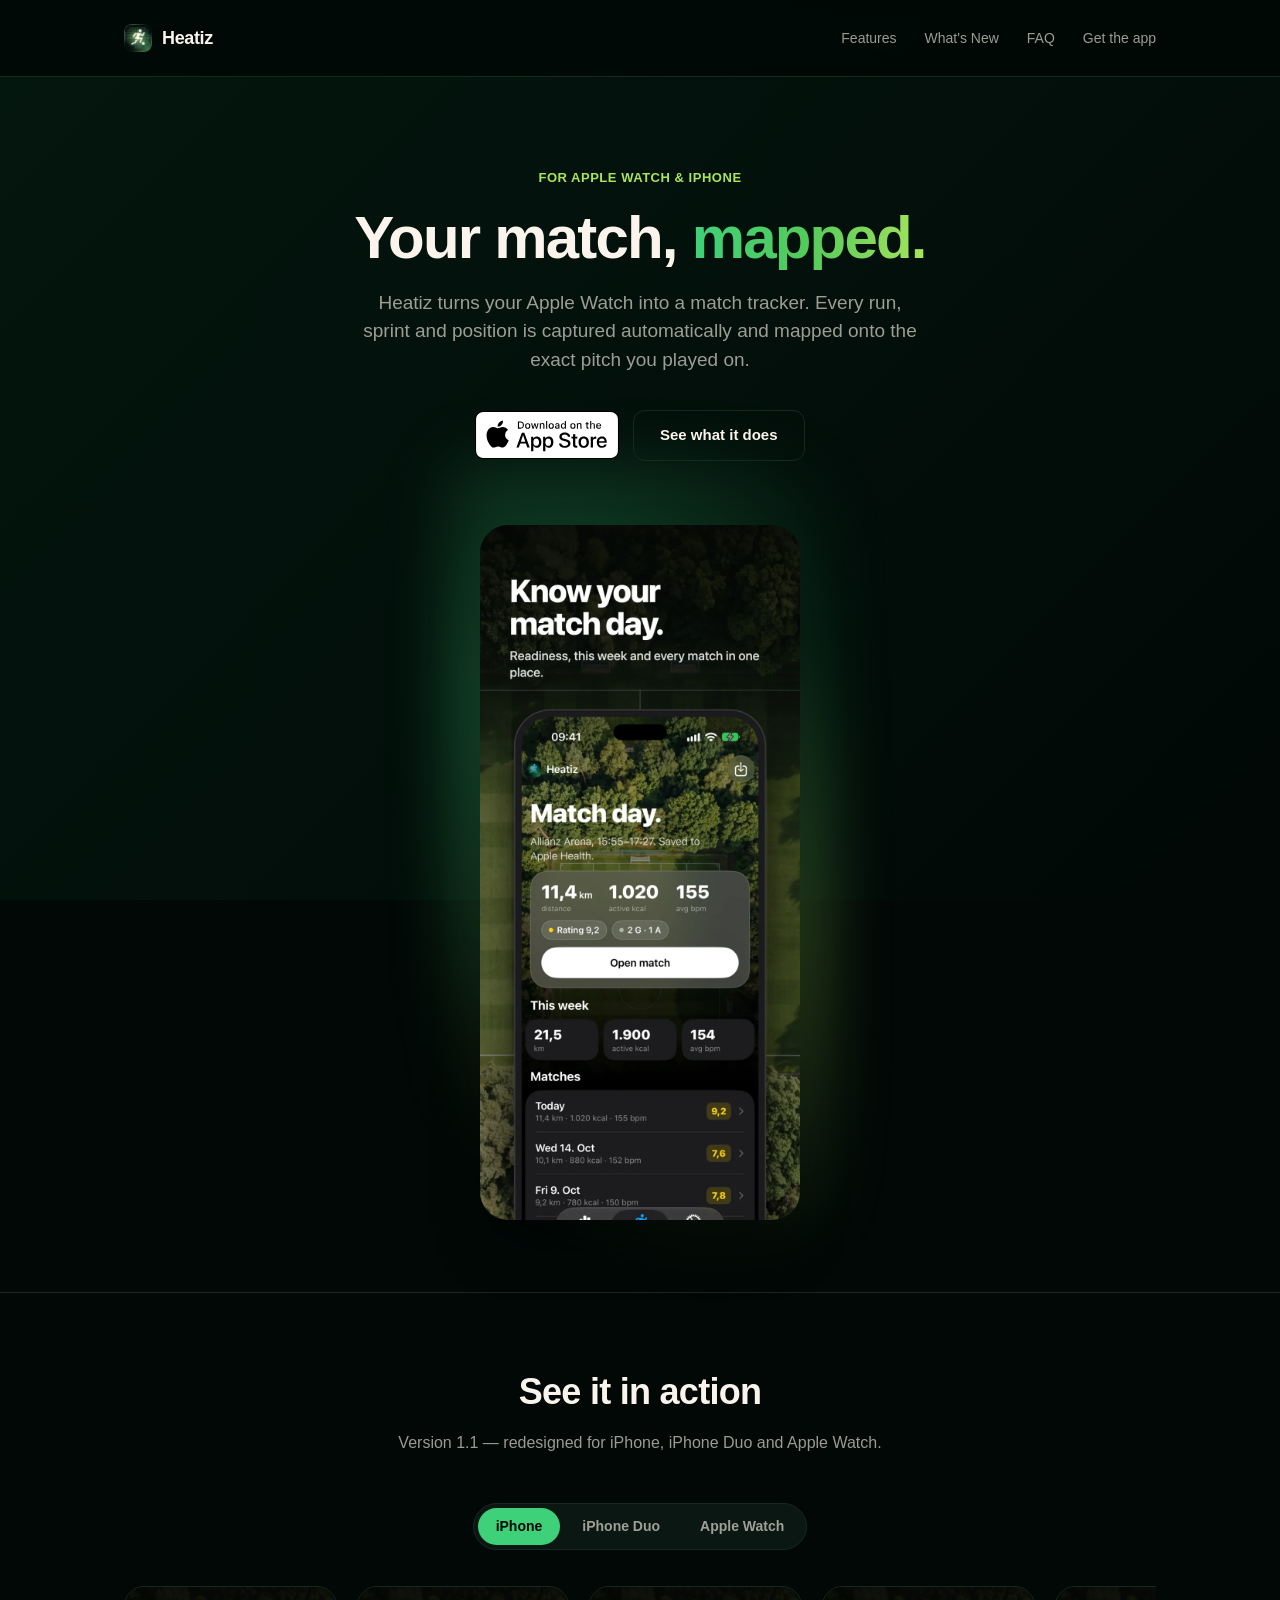
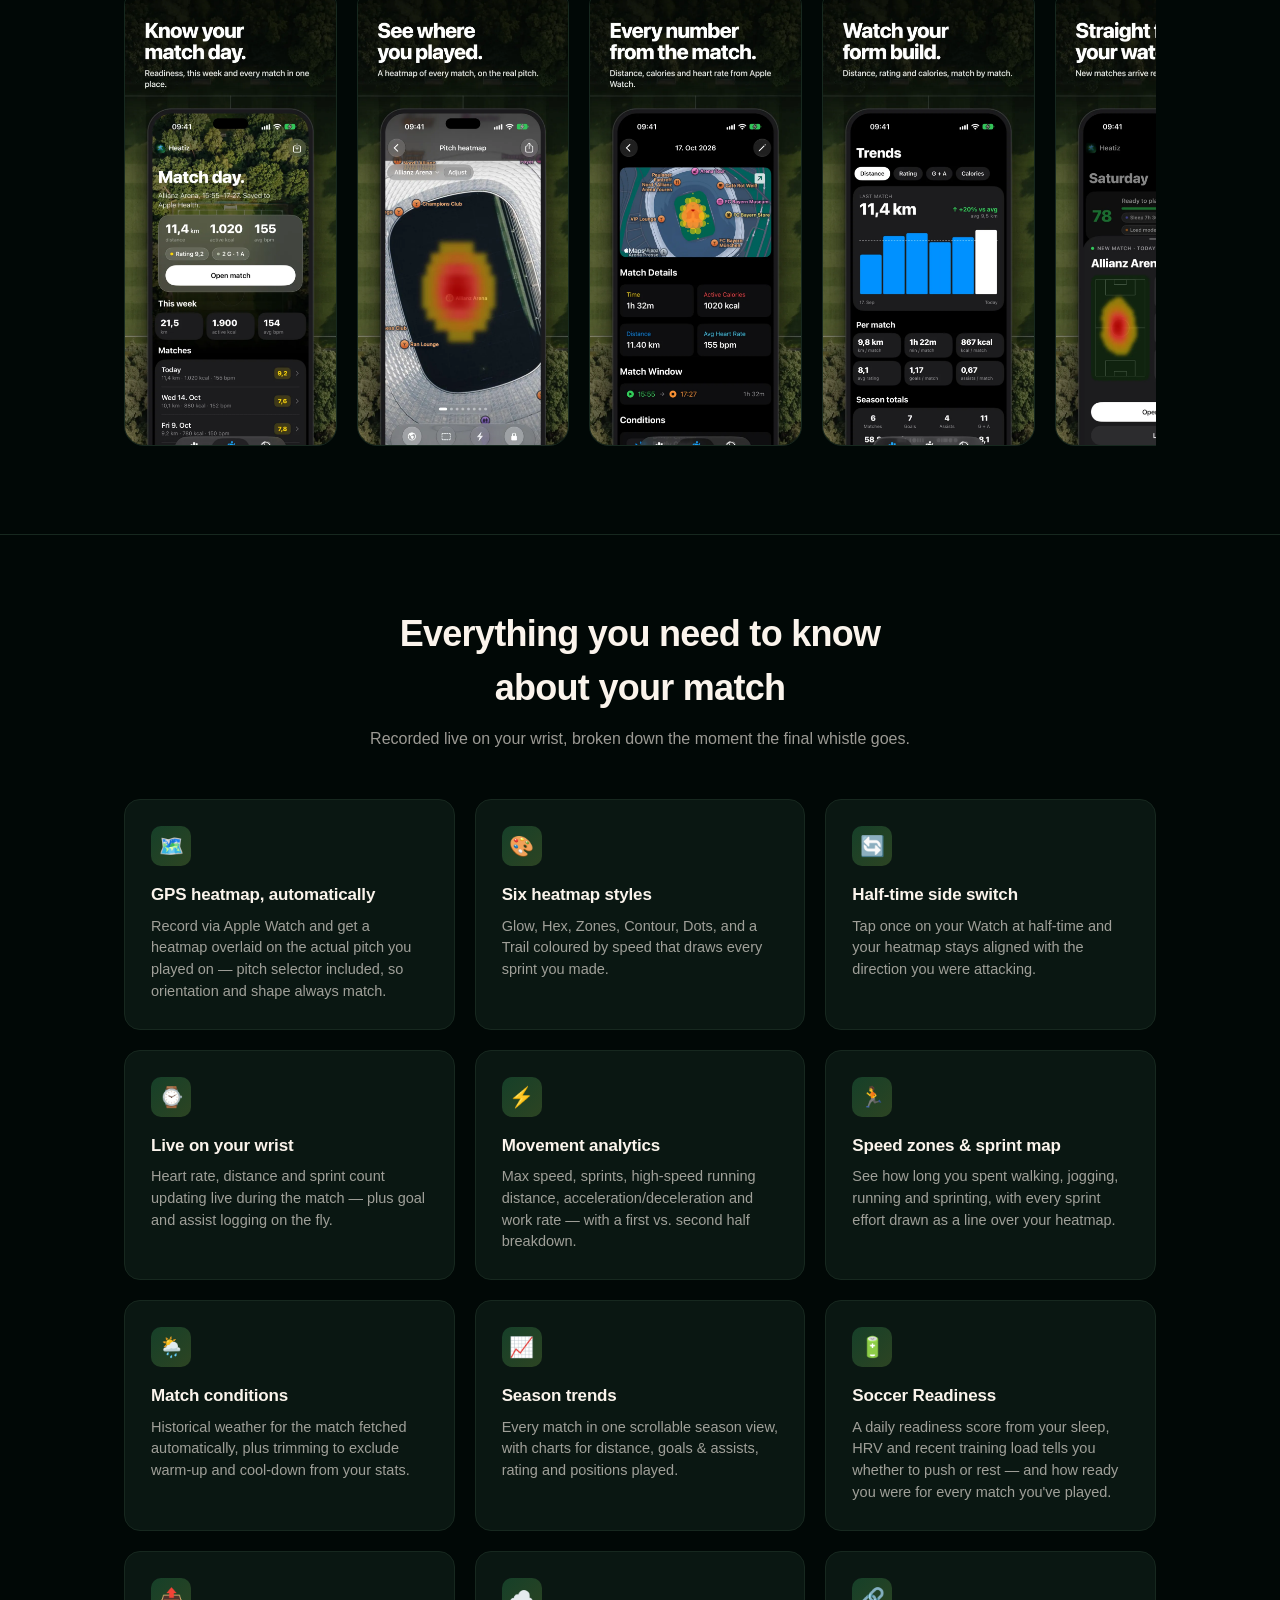
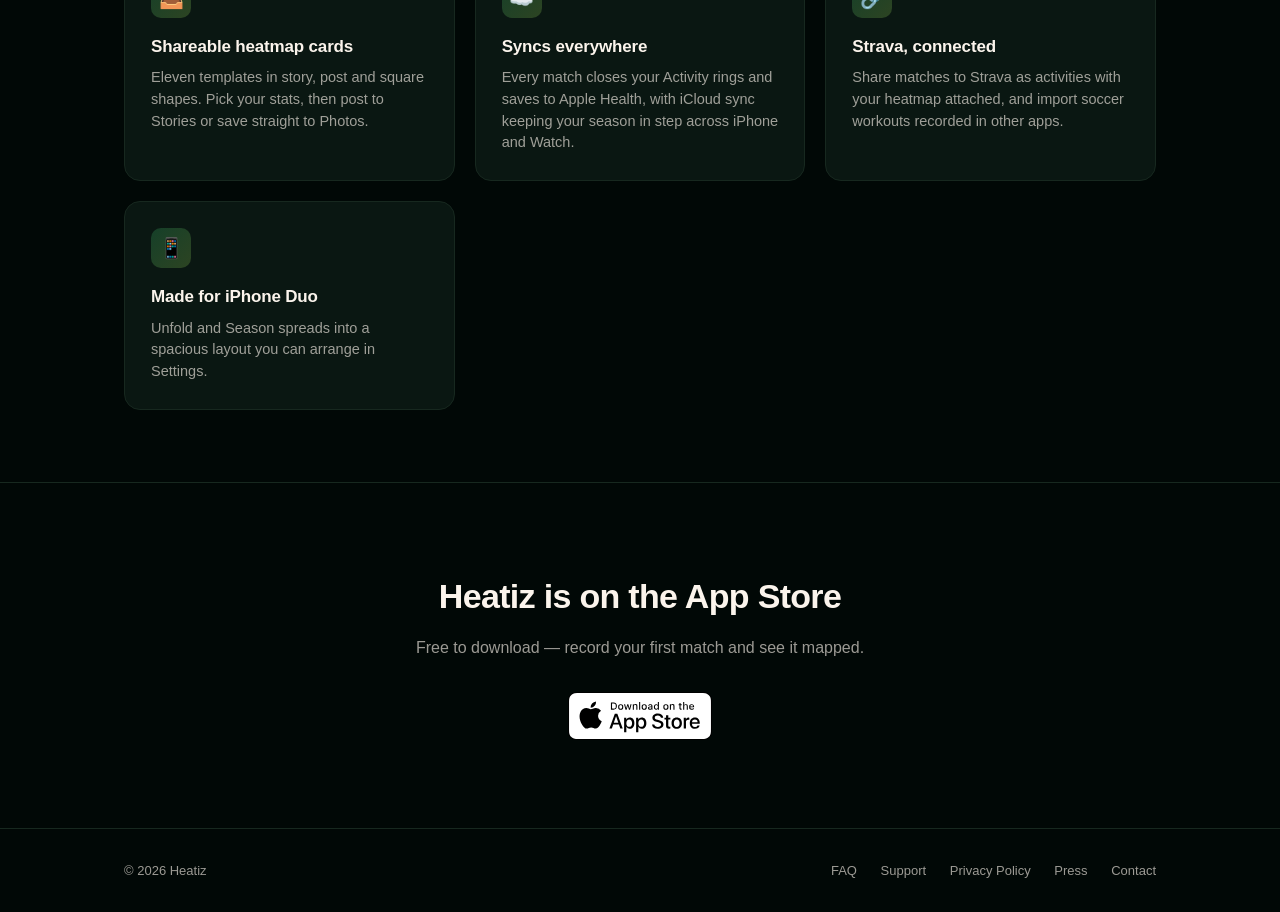
<file: index.html>
<!DOCTYPE html>
<html lang="en">
<head>
<meta charset="UTF-8">
<meta name="viewport" content="width=device-width, initial-scale=1.0">
<title>Heatiz — Your match, mapped.</title>
<meta name="description" content="The fitness app built for soccer. Record matches on Apple Watch, replay every run as a GPS heatmap, and track goals, assists, and stats across your whole season.">
<link rel="icon" type="image/png" sizes="32x32" href="/assets/icon/icon-32.png">
<link rel="apple-touch-icon" href="/assets/icon/icon-180.png">
<meta property="og:type" content="website">
<meta property="og:title" content="Heatiz — Your match, mapped.">
<meta property="og:description" content="The fitness app built for soccer. Record matches on Apple Watch, replay every run as a GPS heatmap, and track goals, assists, and stats across your whole season.">
<meta property="og:image" content="https://heatiz.com/assets/social/og-matchday.png">
<meta property="og:image:width" content="1200">
<meta property="og:image:height" content="630">
<meta property="og:image:alt" content="The Heatiz Match day screen with distance, calories, heart rate and rating from an Apple Watch match">
<meta property="og:url" content="https://heatiz.com/">
<meta name="twitter:card" content="summary_large_image">
<meta name="twitter:image" content="https://heatiz.com/assets/social/og-matchday.png">
<link rel="stylesheet" href="style.css">
<!-- Umami Cloud (Hobby plan: free, 100k events/month). Cookieless, no personal data,
     so no cookie banner is needed. Dashboard: cloud.umami.is -->
<script defer src="https://cloud.umami.is/script.js" data-website-id="04ad8094-7ed8-4909-b054-89f2cb302ce2"></script>
</head>
<body>

<header>
  <div class="wrap">
    <div class="logo">
      <span class="logo-mark"></span>
      Heatiz
    </div>
    <input type="checkbox" id="nav-toggle" class="nav-toggle">
    <label for="nav-toggle" class="nav-toggle-btn" aria-label="Menu">
      <svg viewBox="0 0 24 24" aria-hidden="true"><path fill="currentColor" d="M3 6h18v2H3zm0 5h18v2H3zm0 5h18v2H3z"/></svg>
    </label>
    <nav>
      <a href="#features">Features</a>
      <a href="/changelog">What's New</a>
      <a href="/faq">FAQ</a>
      <a href="#get-app">Get the app</a>
    </nav>
  </div>
</header>

<main>
  <section class="hero">
    <div class="wrap">
      <span class="eyebrow">For Apple Watch &amp; iPhone</span>
      <h1>Your match, <span>mapped.</span></h1>
      <p class="subhead">
        Heatiz turns your Apple Watch into a match tracker. Every run, sprint and
        position is captured automatically and mapped onto the exact pitch you played on.
      </p>
      <div class="cta-row">
        <a class="app-store-badge" href="https://apps.apple.com/app/apple-store/id6761580343?pt=124242658&amp;ct=901i6&amp;mt=8" target="_blank" rel="noopener">
          <img src="/assets/badges/app-store-badge-white.svg" alt="Download on the App Store" width="144" height="48">
        </a>
        <a class="btn btn-secondary" href="#features">See what it does</a>
      </div>

      <div class="hero-shot">
        <img src="/assets/screenshots/1.1/iphone/season.webp" alt="Know your match day — readiness, this week and every match in one place" loading="eager">
      </div>
    </div>
  </section>

  <section class="showcase divider">
    <div class="wrap">
      <div class="section-head">
        <h2>See it in action</h2>
        <p>Version 1.1 — redesigned for iPhone, iPhone Duo and Apple Watch.</p>
      </div>
      <div class="device-tabs" role="group" aria-label="Device">
        <input type="radio" name="device" id="dev-iphone" checked>
        <label for="dev-iphone">iPhone</label>
        <input type="radio" name="device" id="dev-duo">
        <label for="dev-duo">iPhone Duo</label>
        <input type="radio" name="device" id="dev-watch">
        <label for="dev-watch">Apple Watch</label>
      </div>
      <div class="showcase-panels">
        <div class="showcase-strip shots-phone" id="shots-iphone">
          <img src="/assets/screenshots/1.1/iphone/season.webp" alt="Know your match day — readiness, this week and every match in one place" loading="lazy">
          <img src="/assets/screenshots/1.1/iphone/heatmap.webp" alt="See where you played — a heatmap of every match, on the real pitch" loading="lazy">
          <img src="/assets/screenshots/1.1/iphone/match.webp" alt="Every number from the match — distance, calories and heart rate from Apple Watch" loading="lazy">
          <img src="/assets/screenshots/1.1/iphone/trends.webp" alt="Watch your form build — distance, rating and calories, match by match" loading="lazy">
          <img src="/assets/screenshots/1.1/iphone/newMatch.webp" alt="Straight from your watch — new matches arrive ready to open" loading="lazy">
          <img src="/assets/screenshots/1.1/iphone/speedTrail.webp" alt="Share your sprints — speed trail, heatmap and stat cards for Stories" loading="lazy">
        </div>
        <div class="showcase-strip shots-duo" id="shots-duo">
          <img src="/assets/screenshots/1.1/duo/season.webp" alt="Know your match day on iPhone Duo — readiness, this week and every match in one place" loading="lazy">
          <img src="/assets/screenshots/1.1/duo/heatmap.webp" alt="See where you played on iPhone Duo — a heatmap of every match, on the real pitch" loading="lazy">
          <img src="/assets/screenshots/1.1/duo/match.webp" alt="Every number from the match on iPhone Duo — distance, calories and heart rate from Apple Watch" loading="lazy">
          <img src="/assets/screenshots/1.1/duo/trends.webp" alt="Watch your form build on iPhone Duo — distance, rating and calories, match by match" loading="lazy">
          <img src="/assets/screenshots/1.1/duo/newMatch.webp" alt="Straight from your watch on iPhone Duo — new matches arrive ready to open" loading="lazy">
          <img src="/assets/screenshots/1.1/duo/speedTrail.webp" alt="Share your sprints on iPhone Duo — speed trail, heatmap and stat cards for Stories" loading="lazy">
        </div>
        <div class="showcase-strip shots-watch" id="shots-watch">
          <img src="/assets/screenshots/1.1/watch/heatmap.webp" alt="Your heatmap, on your wrist" loading="lazy">
          <img src="/assets/screenshots/1.1/watch/session.webp" alt="Live stats while you play" loading="lazy">
          <img src="/assets/screenshots/1.1/watch/rating.webp" alt="Rate your match on Apple Watch" loading="lazy">
          <img src="/assets/screenshots/1.1/watch/summary.webp" alt="Match done and saved to Apple Health" loading="lazy">
          <img src="/assets/screenshots/1.1/watch/readiness.webp" alt="Ready for match day? Readiness score on Apple Watch" loading="lazy">
          <img src="/assets/screenshots/1.1/watch/history.webp" alt="Every match on your wrist" loading="lazy">
        </div>
      </div>
    </div>
  </section>

  <section id="features" class="divider">
    <div class="wrap">
      <div class="section-head">
        <h2>Everything you need to know about your match</h2>
        <p>Recorded live on your wrist, broken down the moment the final whistle goes.</p>
      </div>

      <div class="features">
        <div class="feature-card">
          <div class="icon">🗺️</div>
          <h3>GPS heatmap, automatically</h3>
          <p>Record via Apple Watch and get a heatmap overlaid on the actual pitch you played on — pitch selector included, so orientation and shape always match.</p>
        </div>
        <div class="feature-card">
          <div class="icon">🎨</div>
          <h3>Six heatmap styles</h3>
          <p>Glow, Hex, Zones, Contour, Dots, and a Trail coloured by speed that draws every sprint you made.</p>
        </div>
        <div class="feature-card">
          <div class="icon">🔄</div>
          <h3>Half-time side switch</h3>
          <p>Tap once on your Watch at half-time and your heatmap stays aligned with the direction you were attacking.</p>
        </div>
        <div class="feature-card">
          <div class="icon">⌚️</div>
          <h3>Live on your wrist</h3>
          <p>Heart rate, distance and sprint count updating live during the match — plus goal and assist logging on the fly.</p>
        </div>
        <div class="feature-card">
          <div class="icon">⚡️</div>
          <h3>Movement analytics</h3>
          <p>Max speed, sprints, high-speed running distance, acceleration/deceleration and work rate — with a first vs. second half breakdown.</p>
        </div>
        <div class="feature-card">
          <div class="icon">🏃</div>
          <h3>Speed zones &amp; sprint map</h3>
          <p>See how long you spent walking, jogging, running and sprinting, with every sprint effort drawn as a line over your heatmap.</p>
        </div>
        <div class="feature-card">
          <div class="icon">🌦️</div>
          <h3>Match conditions</h3>
          <p>Historical weather for the match fetched automatically, plus trimming to exclude warm-up and cool-down from your stats.</p>
        </div>
        <div class="feature-card">
          <div class="icon">📈</div>
          <h3>Season trends</h3>
          <p>Every match in one scrollable season view, with charts for distance, goals &amp; assists, rating and positions played.</p>
        </div>
        <div class="feature-card">
          <div class="icon">🔋</div>
          <h3>Soccer Readiness</h3>
          <p>A daily readiness score from your sleep, HRV and recent training load tells you whether to push or rest — and how ready you were for every match you've played.</p>
        </div>
        <div class="feature-card">
          <div class="icon">📤</div>
          <h3>Shareable heatmap cards</h3>
          <p>Eleven templates in story, post and square shapes. Pick your stats, then post to Stories or save straight to Photos.</p>
        </div>
        <div class="feature-card">
          <div class="icon">☁️</div>
          <h3>Syncs everywhere</h3>
          <p>Every match closes your Activity rings and saves to Apple Health, with iCloud sync keeping your season in step across iPhone and Watch.</p>
        </div>
        <div class="feature-card">
          <div class="icon">🔗</div>
          <h3>Strava, connected</h3>
          <p>Share matches to Strava as activities with your heatmap attached, and import soccer workouts recorded in other apps.</p>
        </div>
        <div class="feature-card">
          <div class="icon">📱</div>
          <h3>Made for iPhone Duo</h3>
          <p>Unfold and Season spreads into a spacious layout you can arrange in Settings.</p>
        </div>
      </div>
    </div>
  </section>

  <section id="get-app" class="cta-band divider">
    <div class="wrap">
      <h2>Heatiz is on the App Store</h2>
      <p>Free to download — record your first match and see it mapped.</p>
      <div class="cta-row">
        <a class="app-store-badge" href="https://apps.apple.com/app/apple-store/id6761580343?pt=124242658&amp;ct=901i6&amp;mt=8" target="_blank" rel="noopener">
          <img src="/assets/badges/app-store-badge-white.svg" alt="Download on the App Store" width="144" height="48">
        </a>
      </div>
    </div>
  </section>
</main>

<footer>
  <div class="wrap">
    <span>© 2026 Heatiz</span>
    <div class="links">
      <a href="/faq">FAQ</a>
      <a href="/appSupport">Support</a>
      <a href="/appPrivacy">Privacy Policy</a>
      <a href="/press">Press</a>
      <a href="mailto:support@heatiz.com">Contact</a>
    </div>
  </div>
</footer>

<script>
document.querySelectorAll('nav a').forEach(function (a) {
  a.addEventListener('click', function () {
    document.getElementById('nav-toggle').checked = false;
  });
});
</script>
</body>
</html>
</file>
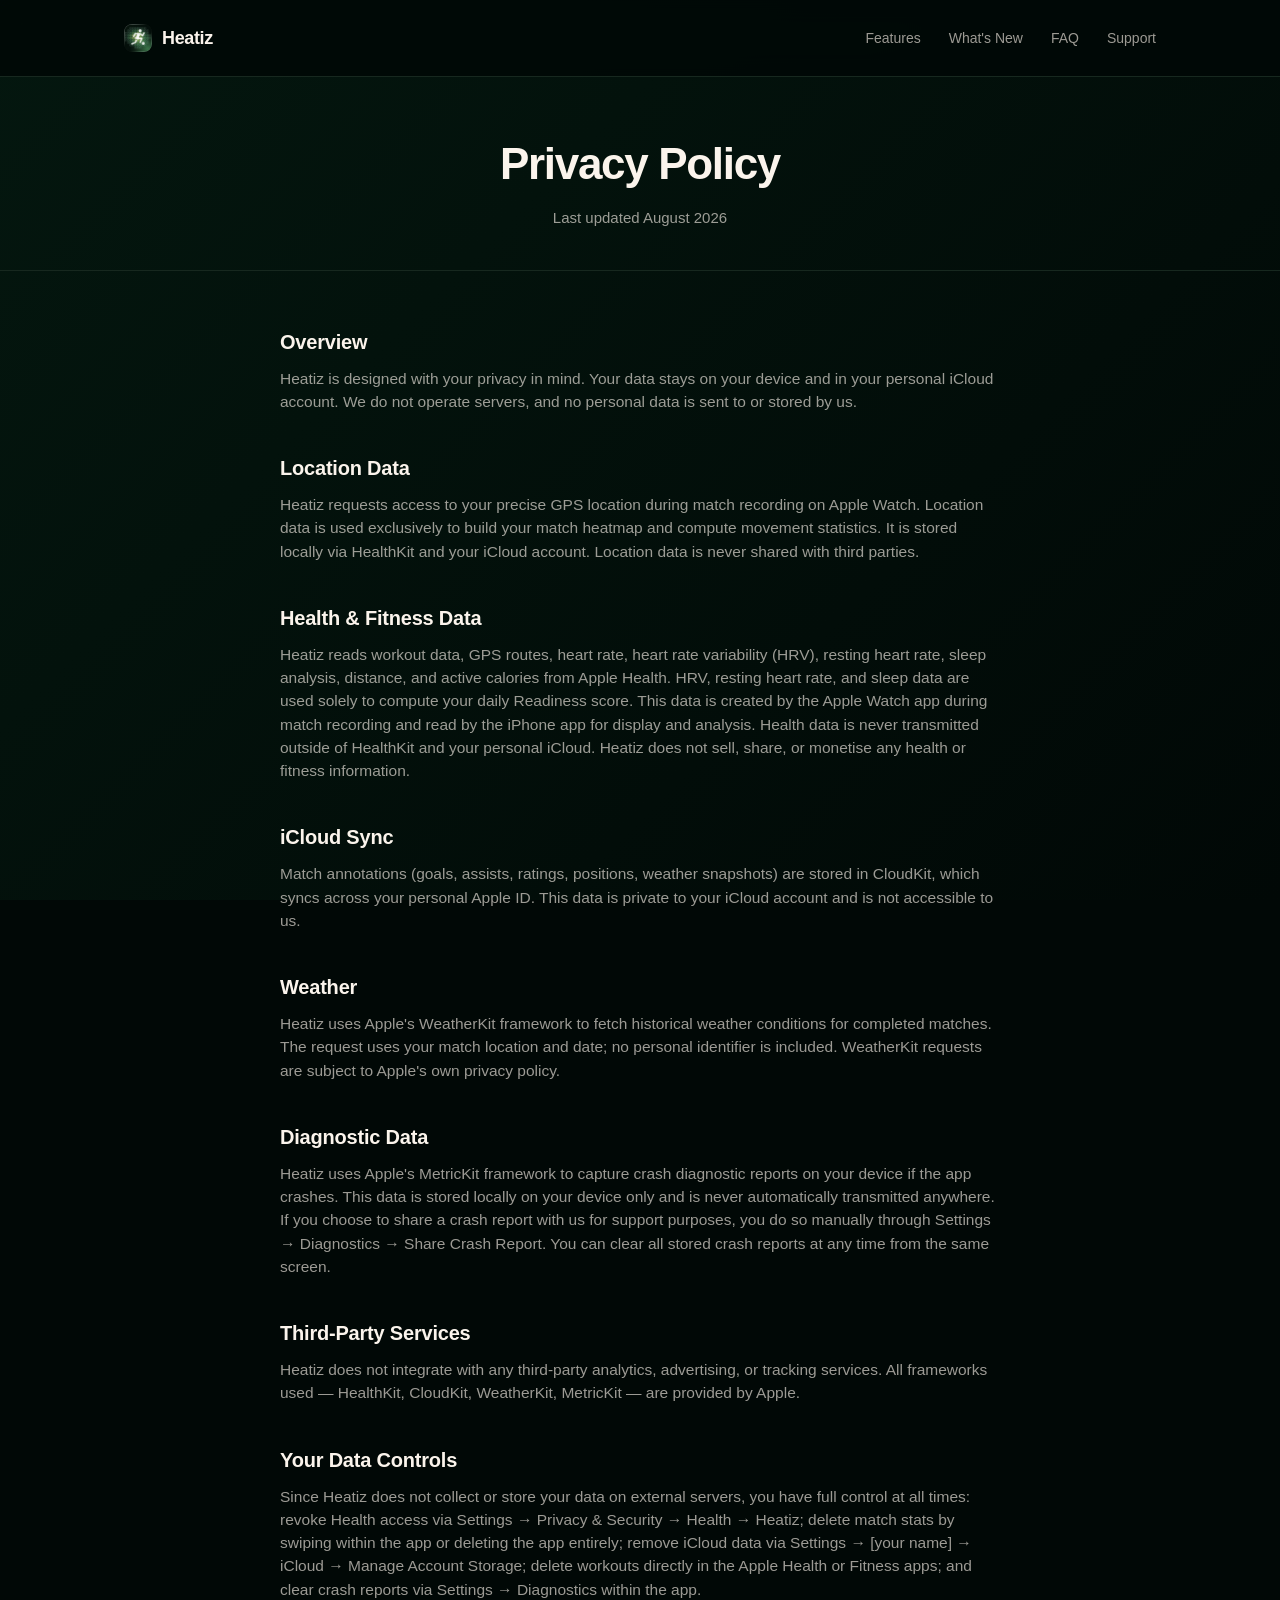
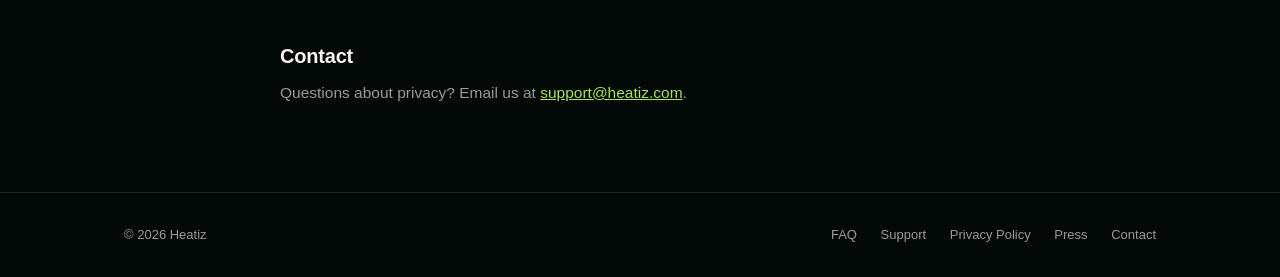
<file: appPrivacy/index.html>
<!DOCTYPE html>
<html lang="en">
<head>
<meta charset="UTF-8">
<meta name="viewport" content="width=device-width, initial-scale=1.0">
<title>Privacy Policy — Heatiz</title>
<meta name="description" content="Heatiz privacy policy: how location, health and iCloud data are used.">
<link rel="stylesheet" href="../style.css">
<!-- Umami Cloud (Hobby plan: free, 100k events/month). Cookieless, no personal data,
     so no cookie banner is needed. Dashboard: cloud.umami.is -->
<script defer src="https://cloud.umami.is/script.js" data-website-id="04ad8094-7ed8-4909-b054-89f2cb302ce2"></script>
</head>
<body>

<header>
  <div class="wrap">
    <a class="logo" href="/">
      <span class="logo-mark"></span>
      Heatiz
    </a>
    <input type="checkbox" id="nav-toggle" class="nav-toggle">
    <label for="nav-toggle" class="nav-toggle-btn" aria-label="Menu">
      <svg viewBox="0 0 24 24" aria-hidden="true"><path fill="currentColor" d="M3 6h18v2H3zm0 5h18v2H3zm0 5h18v2H3z"/></svg>
    </label>
    <nav>
      <a href="/#features">Features</a>
      <a href="/changelog">What's New</a>
      <a href="/faq">FAQ</a>
      <a href="/appSupport">Support</a>
    </nav>
  </div>
</header>

<main>
  <div class="page-head">
    <div class="wrap">
      <h1>Privacy Policy</h1>
      <p>Last updated August 2026</p>
    </div>
  </div>

  <div class="wrap">
    <div class="prose">
      <div class="entry">
        <h2>Overview</h2>
        <p>Heatiz is designed with your privacy in mind. Your data stays on your device and in your personal iCloud account. We do not operate servers, and no personal data is sent to or stored by us.</p>
      </div>
      <div class="entry">
        <h2>Location Data</h2>
        <p>Heatiz requests access to your precise GPS location during match recording on Apple Watch. Location data is used exclusively to build your match heatmap and compute movement statistics. It is stored locally via HealthKit and your iCloud account. Location data is never shared with third parties.</p>
      </div>
      <div class="entry">
        <h2>Health &amp; Fitness Data</h2>
        <p>Heatiz reads workout data, GPS routes, heart rate, heart rate variability (HRV), resting heart rate, sleep analysis, distance, and active calories from Apple Health. HRV, resting heart rate, and sleep data are used solely to compute your daily Readiness score. This data is created by the Apple Watch app during match recording and read by the iPhone app for display and analysis. Health data is never transmitted outside of HealthKit and your personal iCloud. Heatiz does not sell, share, or monetise any health or fitness information.</p>
      </div>
      <div class="entry">
        <h2>iCloud Sync</h2>
        <p>Match annotations (goals, assists, ratings, positions, weather snapshots) are stored in CloudKit, which syncs across your personal Apple ID. This data is private to your iCloud account and is not accessible to us.</p>
      </div>
      <div class="entry">
        <h2>Weather</h2>
        <p>Heatiz uses Apple's WeatherKit framework to fetch historical weather conditions for completed matches. The request uses your match location and date; no personal identifier is included. WeatherKit requests are subject to Apple's own privacy policy.</p>
      </div>
      <div class="entry">
        <h2>Diagnostic Data</h2>
        <p>Heatiz uses Apple's MetricKit framework to capture crash diagnostic reports on your device if the app crashes. This data is stored locally on your device only and is never automatically transmitted anywhere. If you choose to share a crash report with us for support purposes, you do so manually through Settings → Diagnostics → Share Crash Report. You can clear all stored crash reports at any time from the same screen.</p>
      </div>
      <div class="entry">
        <h2>Third-Party Services</h2>
        <p>Heatiz does not integrate with any third-party analytics, advertising, or tracking services. All frameworks used — HealthKit, CloudKit, WeatherKit, MetricKit — are provided by Apple.</p>
      </div>
      <div class="entry">
        <h2>Your Data Controls</h2>
        <p>Since Heatiz does not collect or store your data on external servers, you have full control at all times: revoke Health access via Settings → Privacy &amp; Security → Health → Heatiz; delete match stats by swiping within the app or deleting the app entirely; remove iCloud data via Settings → [your name] → iCloud → Manage Account Storage; delete workouts directly in the Apple Health or Fitness apps; and clear crash reports via Settings → Diagnostics within the app.</p>
      </div>
      <div class="entry">
        <h2>Contact</h2>
        <p>Questions about privacy? Email us at <a href="mailto:support@heatiz.com">support@heatiz.com</a>.</p>
      </div>
    </div>
  </div>
</main>

<footer>
  <div class="wrap">
    <span>© 2026 Heatiz</span>
    <div class="links">
      <a href="/faq">FAQ</a>
      <a href="/appSupport">Support</a>
      <a href="/appPrivacy">Privacy Policy</a>
      <a href="/press">Press</a>
      <a href="mailto:support@heatiz.com">Contact</a>
    </div>
  </div>
</footer>

<script>
document.querySelectorAll('nav a').forEach(function (a) {
  a.addEventListener('click', function () {
    document.getElementById('nav-toggle').checked = false;
  });
});
</script>
</body>
</html>
</file>
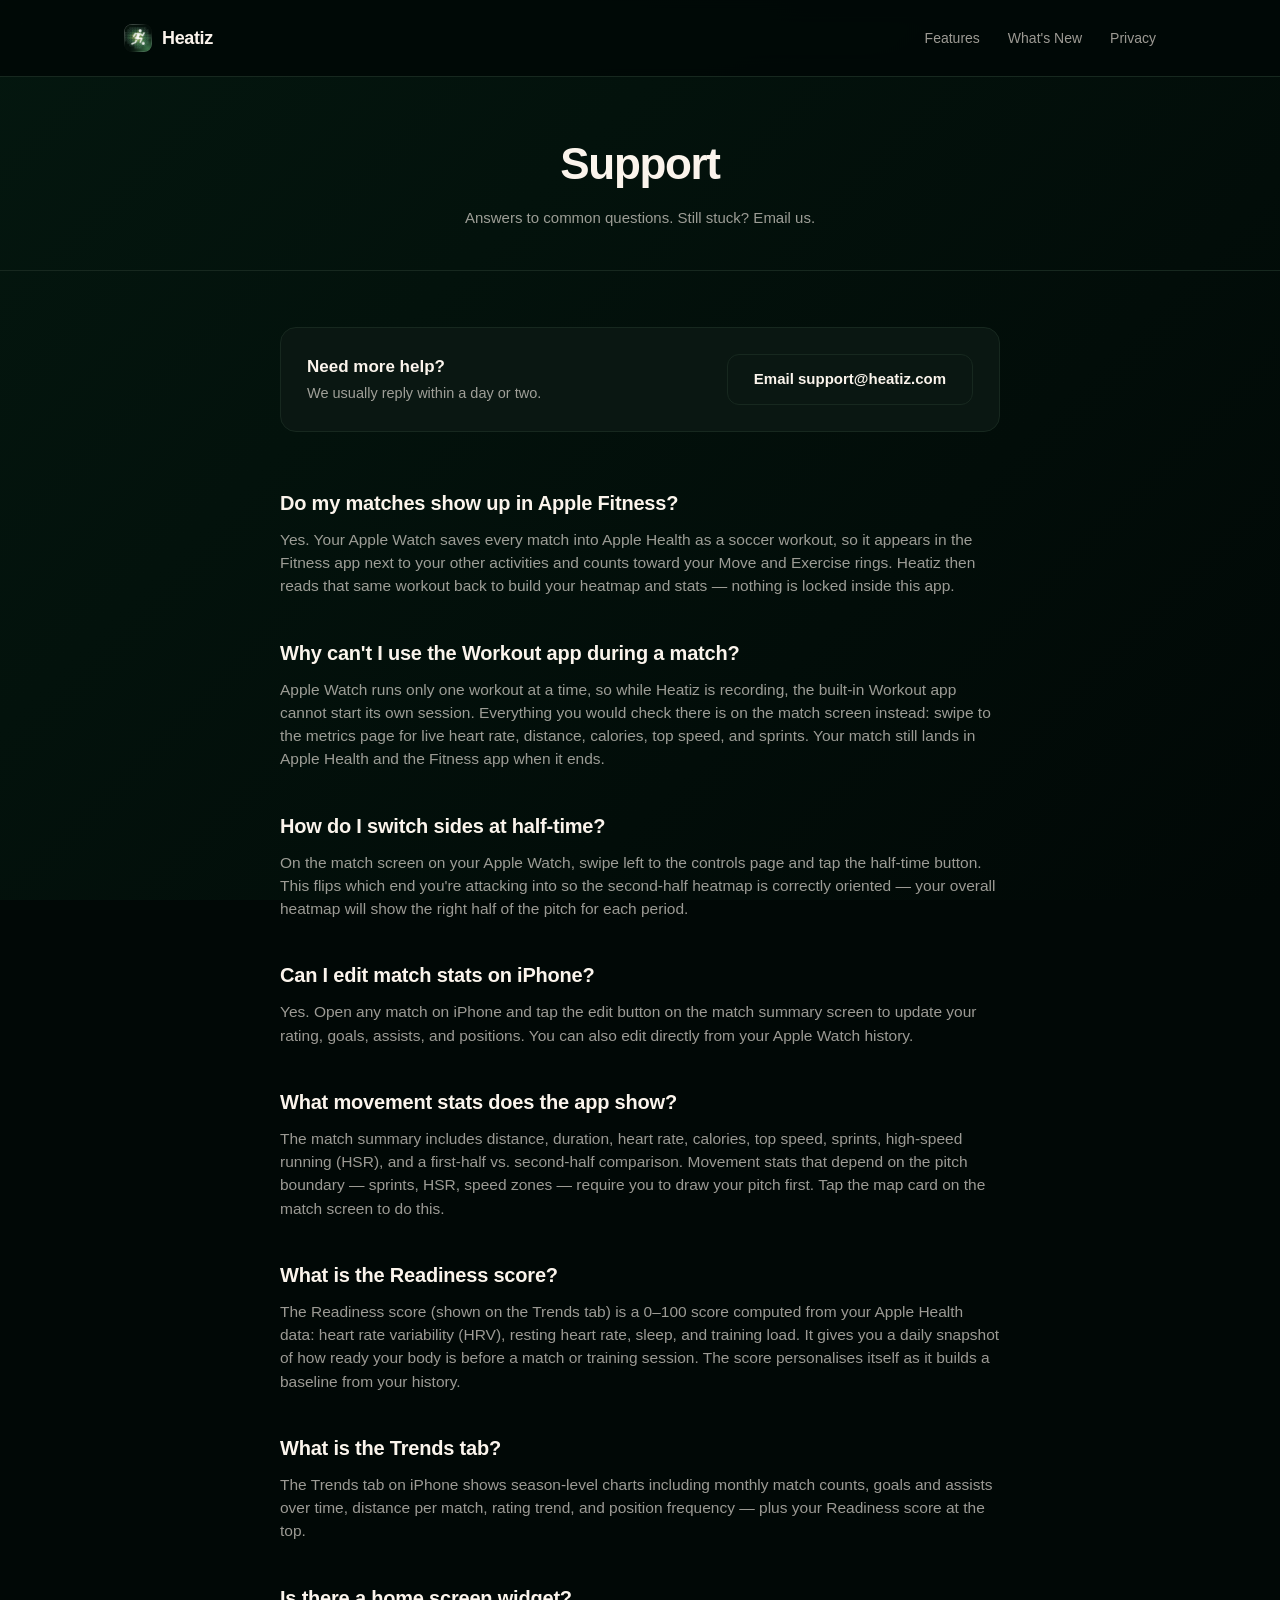
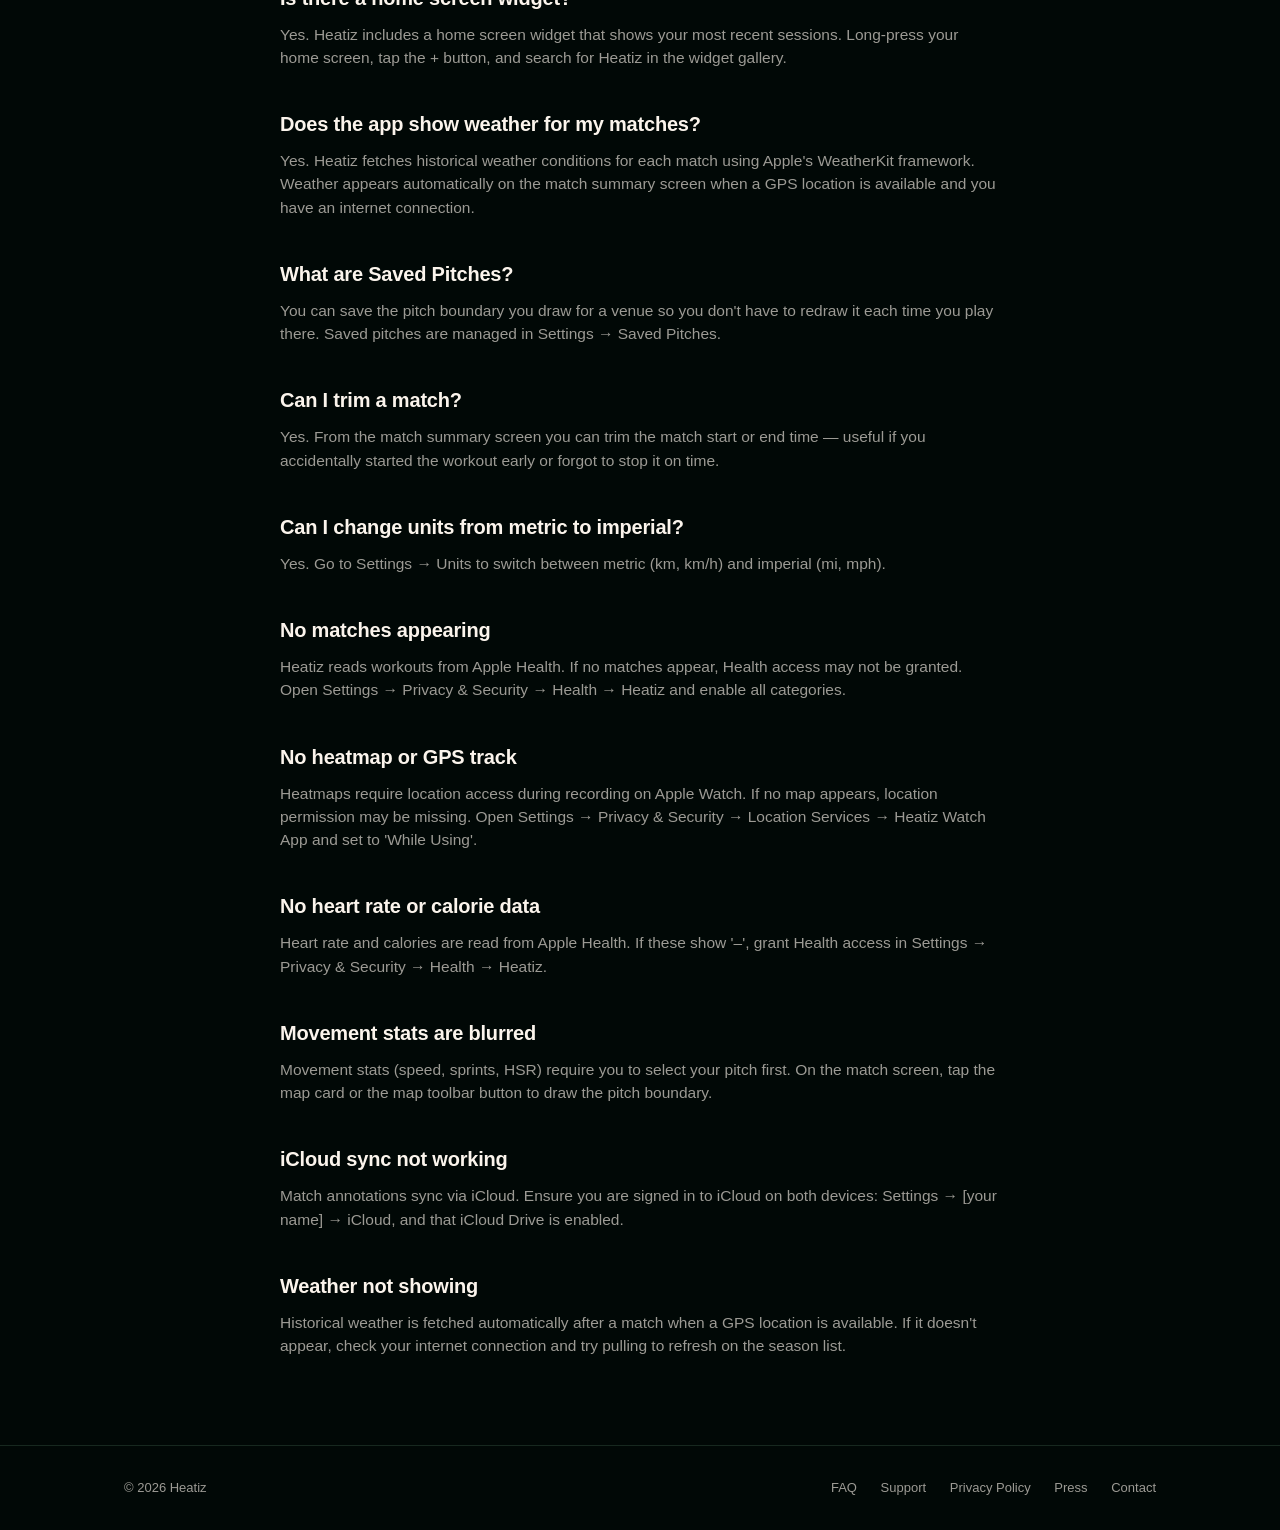
<file: appSupport/index.html>
<!DOCTYPE html>
<html lang="en">
<head>
<meta charset="UTF-8">
<meta name="viewport" content="width=device-width, initial-scale=1.0">
<title>Support — Heatiz</title>
<meta name="description" content="Heatiz support: frequently asked questions and how to get help.">
<link rel="stylesheet" href="../style.css">
<!-- Umami Cloud (Hobby plan: free, 100k events/month). Cookieless, no personal data,
     so no cookie banner is needed. Dashboard: cloud.umami.is -->
<script defer src="https://cloud.umami.is/script.js" data-website-id="04ad8094-7ed8-4909-b054-89f2cb302ce2"></script>
</head>
<body>

<header>
  <div class="wrap">
    <a class="logo" href="/">
      <span class="logo-mark"></span>
      Heatiz
    </a>
    <input type="checkbox" id="nav-toggle" class="nav-toggle">
    <label for="nav-toggle" class="nav-toggle-btn" aria-label="Menu">
      <svg viewBox="0 0 24 24" aria-hidden="true"><path fill="currentColor" d="M3 6h18v2H3zm0 5h18v2H3zm0 5h18v2H3z"/></svg>
    </label>
    <nav>
      <a href="/#features">Features</a>
      <a href="/changelog">What's New</a>
      <a href="/appPrivacy">Privacy</a>
    </nav>
  </div>
</header>

<main>
  <div class="page-head">
    <div class="wrap">
      <h1>Support</h1>
      <p>Answers to common questions. Still stuck? Email us.</p>
    </div>
  </div>

  <div class="wrap">
    <div class="contact-card" style="margin-top: 56px;">
      <div>
        <h2>Need more help?</h2>
        <p>We usually reply within a day or two.</p>
      </div>
      <a class="btn btn-secondary" href="mailto:support@heatiz.com">Email support@heatiz.com</a>
    </div>

    <div class="prose" style="padding-top: 0;">
      <div class="entry">
        <h2>Do my matches show up in Apple Fitness?</h2>
        <p>Yes. Your Apple Watch saves every match into Apple Health as a soccer workout, so it appears in the Fitness app next to your other activities and counts toward your Move and Exercise rings. Heatiz then reads that same workout back to build your heatmap and stats — nothing is locked inside this app.</p>
      </div>
      <div class="entry">
        <h2>Why can't I use the Workout app during a match?</h2>
        <p>Apple Watch runs only one workout at a time, so while Heatiz is recording, the built-in Workout app cannot start its own session. Everything you would check there is on the match screen instead: swipe to the metrics page for live heart rate, distance, calories, top speed, and sprints. Your match still lands in Apple Health and the Fitness app when it ends.</p>
      </div>
      <div class="entry">
        <h2>How do I switch sides at half-time?</h2>
        <p>On the match screen on your Apple Watch, swipe left to the controls page and tap the half-time button. This flips which end you're attacking into so the second-half heatmap is correctly oriented — your overall heatmap will show the right half of the pitch for each period.</p>
      </div>
      <div class="entry">
        <h2>Can I edit match stats on iPhone?</h2>
        <p>Yes. Open any match on iPhone and tap the edit button on the match summary screen to update your rating, goals, assists, and positions. You can also edit directly from your Apple Watch history.</p>
      </div>
      <div class="entry">
        <h2>What movement stats does the app show?</h2>
        <p>The match summary includes distance, duration, heart rate, calories, top speed, sprints, high-speed running (HSR), and a first-half vs. second-half comparison. Movement stats that depend on the pitch boundary — sprints, HSR, speed zones — require you to draw your pitch first. Tap the map card on the match screen to do this.</p>
      </div>
      <div class="entry">
        <h2>What is the Readiness score?</h2>
        <p>The Readiness score (shown on the Trends tab) is a 0–100 score computed from your Apple Health data: heart rate variability (HRV), resting heart rate, sleep, and training load. It gives you a daily snapshot of how ready your body is before a match or training session. The score personalises itself as it builds a baseline from your history.</p>
      </div>
      <div class="entry">
        <h2>What is the Trends tab?</h2>
        <p>The Trends tab on iPhone shows season-level charts including monthly match counts, goals and assists over time, distance per match, rating trend, and position frequency — plus your Readiness score at the top.</p>
      </div>
      <div class="entry">
        <h2>Is there a home screen widget?</h2>
        <p>Yes. Heatiz includes a home screen widget that shows your most recent sessions. Long-press your home screen, tap the + button, and search for Heatiz in the widget gallery.</p>
      </div>
      <div class="entry">
        <h2>Does the app show weather for my matches?</h2>
        <p>Yes. Heatiz fetches historical weather conditions for each match using Apple's WeatherKit framework. Weather appears automatically on the match summary screen when a GPS location is available and you have an internet connection.</p>
      </div>
      <div class="entry">
        <h2>What are Saved Pitches?</h2>
        <p>You can save the pitch boundary you draw for a venue so you don't have to redraw it each time you play there. Saved pitches are managed in Settings → Saved Pitches.</p>
      </div>
      <div class="entry">
        <h2>Can I trim a match?</h2>
        <p>Yes. From the match summary screen you can trim the match start or end time — useful if you accidentally started the workout early or forgot to stop it on time.</p>
      </div>
      <div class="entry">
        <h2>Can I change units from metric to imperial?</h2>
        <p>Yes. Go to Settings → Units to switch between metric (km, km/h) and imperial (mi, mph).</p>
      </div>
      <div class="entry">
        <h2>No matches appearing</h2>
        <p>Heatiz reads workouts from Apple Health. If no matches appear, Health access may not be granted. Open Settings → Privacy &amp; Security → Health → Heatiz and enable all categories.</p>
      </div>
      <div class="entry">
        <h2>No heatmap or GPS track</h2>
        <p>Heatmaps require location access during recording on Apple Watch. If no map appears, location permission may be missing. Open Settings → Privacy &amp; Security → Location Services → Heatiz Watch App and set to 'While Using'.</p>
      </div>
      <div class="entry">
        <h2>No heart rate or calorie data</h2>
        <p>Heart rate and calories are read from Apple Health. If these show '–', grant Health access in Settings → Privacy &amp; Security → Health → Heatiz.</p>
      </div>
      <div class="entry">
        <h2>Movement stats are blurred</h2>
        <p>Movement stats (speed, sprints, HSR) require you to select your pitch first. On the match screen, tap the map card or the map toolbar button to draw the pitch boundary.</p>
      </div>
      <div class="entry">
        <h2>iCloud sync not working</h2>
        <p>Match annotations sync via iCloud. Ensure you are signed in to iCloud on both devices: Settings → [your name] → iCloud, and that iCloud Drive is enabled.</p>
      </div>
      <div class="entry">
        <h2>Weather not showing</h2>
        <p>Historical weather is fetched automatically after a match when a GPS location is available. If it doesn't appear, check your internet connection and try pulling to refresh on the season list.</p>
      </div>
    </div>
  </div>
</main>

<footer>
  <div class="wrap">
    <span>© 2026 Heatiz</span>
    <div class="links">
      <a href="/faq">FAQ</a>
      <a href="/appSupport">Support</a>
      <a href="/appPrivacy">Privacy Policy</a>
      <a href="/press">Press</a>
      <a href="mailto:support@heatiz.com">Contact</a>
    </div>
  </div>
</footer>

<script>
document.querySelectorAll('nav a').forEach(function (a) {
  a.addEventListener('click', function () {
    document.getElementById('nav-toggle').checked = false;
  });
});
</script>
</body>
</html>
</file>
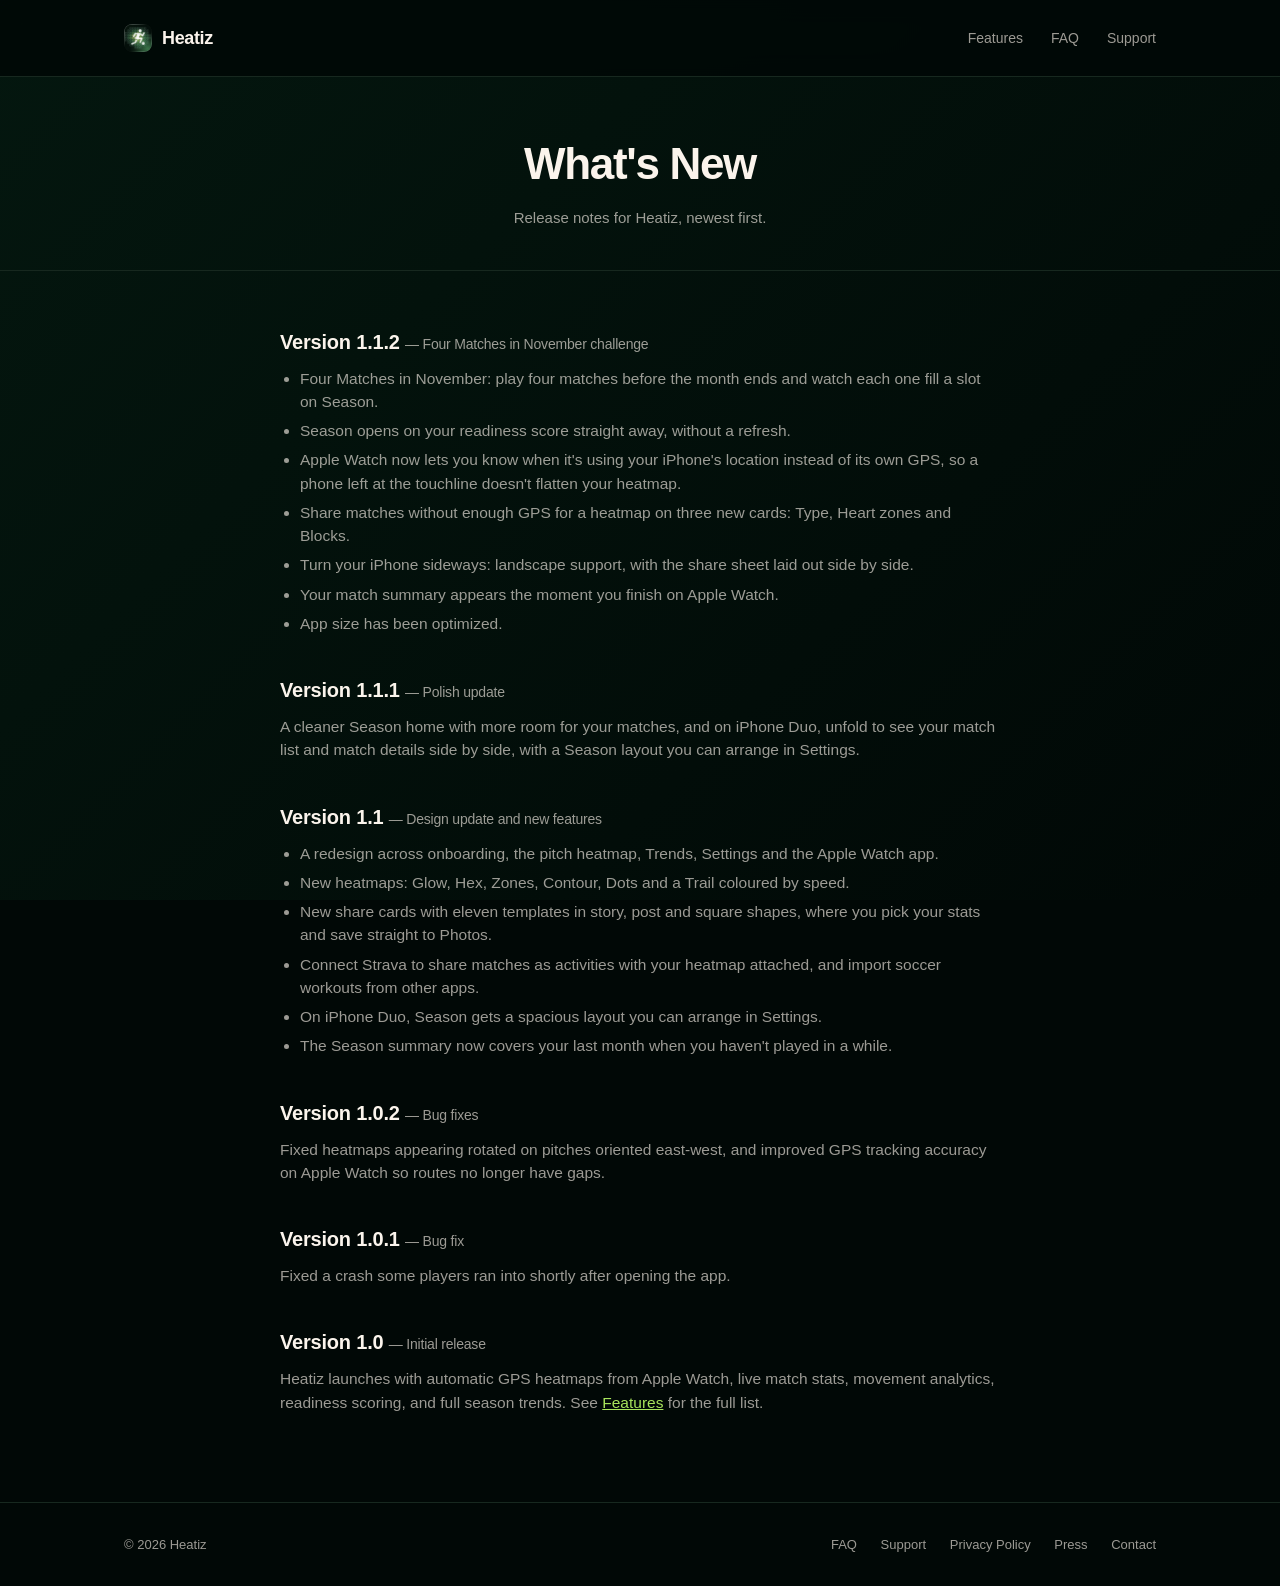
<file: changelog/index.html>
<!DOCTYPE html>
<html lang="en">
<head>
<meta charset="UTF-8">
<meta name="viewport" content="width=device-width, initial-scale=1.0">
<title>What's New — Heatiz</title>
<meta name="description" content="Heatiz release notes, newest first.">
<link rel="stylesheet" href="../style.css">
<!-- Umami Cloud (Hobby plan: free, 100k events/month). Cookieless, no personal data,
     so no cookie banner is needed. Dashboard: cloud.umami.is -->
<script defer src="https://cloud.umami.is/script.js" data-website-id="04ad8094-7ed8-4909-b054-89f2cb302ce2"></script>
</head>
<body>

<header>
  <div class="wrap">
    <a class="logo" href="/">
      <span class="logo-mark"></span>
      Heatiz
    </a>
    <input type="checkbox" id="nav-toggle" class="nav-toggle">
    <label for="nav-toggle" class="nav-toggle-btn" aria-label="Menu">
      <svg viewBox="0 0 24 24" aria-hidden="true"><path fill="currentColor" d="M3 6h18v2H3zm0 5h18v2H3zm0 5h18v2H3z"/></svg>
    </label>
    <nav>
      <a href="/#features">Features</a>
      <a href="/faq">FAQ</a>
      <a href="/appSupport">Support</a>
    </nav>
  </div>
</header>

<main>
  <div class="page-head">
    <div class="wrap">
      <h1>What's New</h1>
      <p>Release notes for Heatiz, newest first.</p>
    </div>
  </div>

  <div class="wrap">
    <div class="prose">
      <!--
        Add a new .entry above this comment for each App Store release,
        newest first. Keep it in the language of VersionHistoryData.swift
        (player-facing features, not engineering/build notes) — the full
        engineering changelog lives in CHANGELOG.md in the app repo.
      -->
      <div class="entry">
        <h2>Version 1.1.2 <span class="entry-meta">— Four Matches in November challenge</span></h2>
        <ul>
          <li>Four Matches in November: play four matches before the month ends and watch each one fill a slot on Season.</li>
          <li>Season opens on your readiness score straight away, without a refresh.</li>
          <li>Apple Watch now lets you know when it's using your iPhone's location instead of its own GPS, so a phone left at the touchline doesn't flatten your heatmap.</li>
          <li>Share matches without enough GPS for a heatmap on three new cards: Type, Heart zones and Blocks.</li>
          <li>Turn your iPhone sideways: landscape support, with the share sheet laid out side by side.</li>
          <li>Your match summary appears the moment you finish on Apple Watch.</li>
          <li>App size has been optimized.</li>
        </ul>
      </div>

      <div class="entry">
        <h2>Version 1.1.1 <span class="entry-meta">— Polish update</span></h2>
        <p>A cleaner Season home with more room for your matches, and on iPhone Duo, unfold to see your match list and match details side by side, with a Season layout you can arrange in Settings.</p>
      </div>

      <div class="entry">
        <h2>Version 1.1 <span class="entry-meta">— Design update and new features</span></h2>
        <ul>
          <li>A redesign across onboarding, the pitch heatmap, Trends, Settings and the Apple Watch app.</li>
          <li>New heatmaps: Glow, Hex, Zones, Contour, Dots and a Trail coloured by speed.</li>
          <li>New share cards with eleven templates in story, post and square shapes, where you pick your stats and save straight to Photos.</li>
          <li>Connect Strava to share matches as activities with your heatmap attached, and import soccer workouts from other apps.</li>
          <li>On iPhone Duo, Season gets a spacious layout you can arrange in Settings.</li>
          <li>The Season summary now covers your last month when you haven't played in a while.</li>
        </ul>
      </div>

      <div class="entry">
        <h2>Version 1.0.2 <span class="entry-meta">— Bug fixes</span></h2>
        <p>Fixed heatmaps appearing rotated on pitches oriented east-west, and improved GPS tracking accuracy on Apple Watch so routes no longer have gaps.</p>
      </div>

      <div class="entry">
        <h2>Version 1.0.1 <span class="entry-meta">— Bug fix</span></h2>
        <p>Fixed a crash some players ran into shortly after opening the app.</p>
      </div>

      <div class="entry">
        <h2>Version 1.0 <span class="entry-meta">— Initial release</span></h2>
        <p>Heatiz launches with automatic GPS heatmaps from Apple Watch, live match stats, movement analytics, readiness scoring, and full season trends. See <a href="/#features">Features</a> for the full list.</p>
      </div>
    </div>
  </div>
</main>

<footer>
  <div class="wrap">
    <span>© 2026 Heatiz</span>
    <div class="links">
      <a href="/faq">FAQ</a>
      <a href="/appSupport">Support</a>
      <a href="/appPrivacy">Privacy Policy</a>
      <a href="/press">Press</a>
      <a href="mailto:support@heatiz.com">Contact</a>
    </div>
  </div>
</footer>

<script>
document.querySelectorAll('nav a').forEach(function (a) {
  a.addEventListener('click', function () {
    document.getElementById('nav-toggle').checked = false;
  });
});
</script>
</body>
</html>
</file>
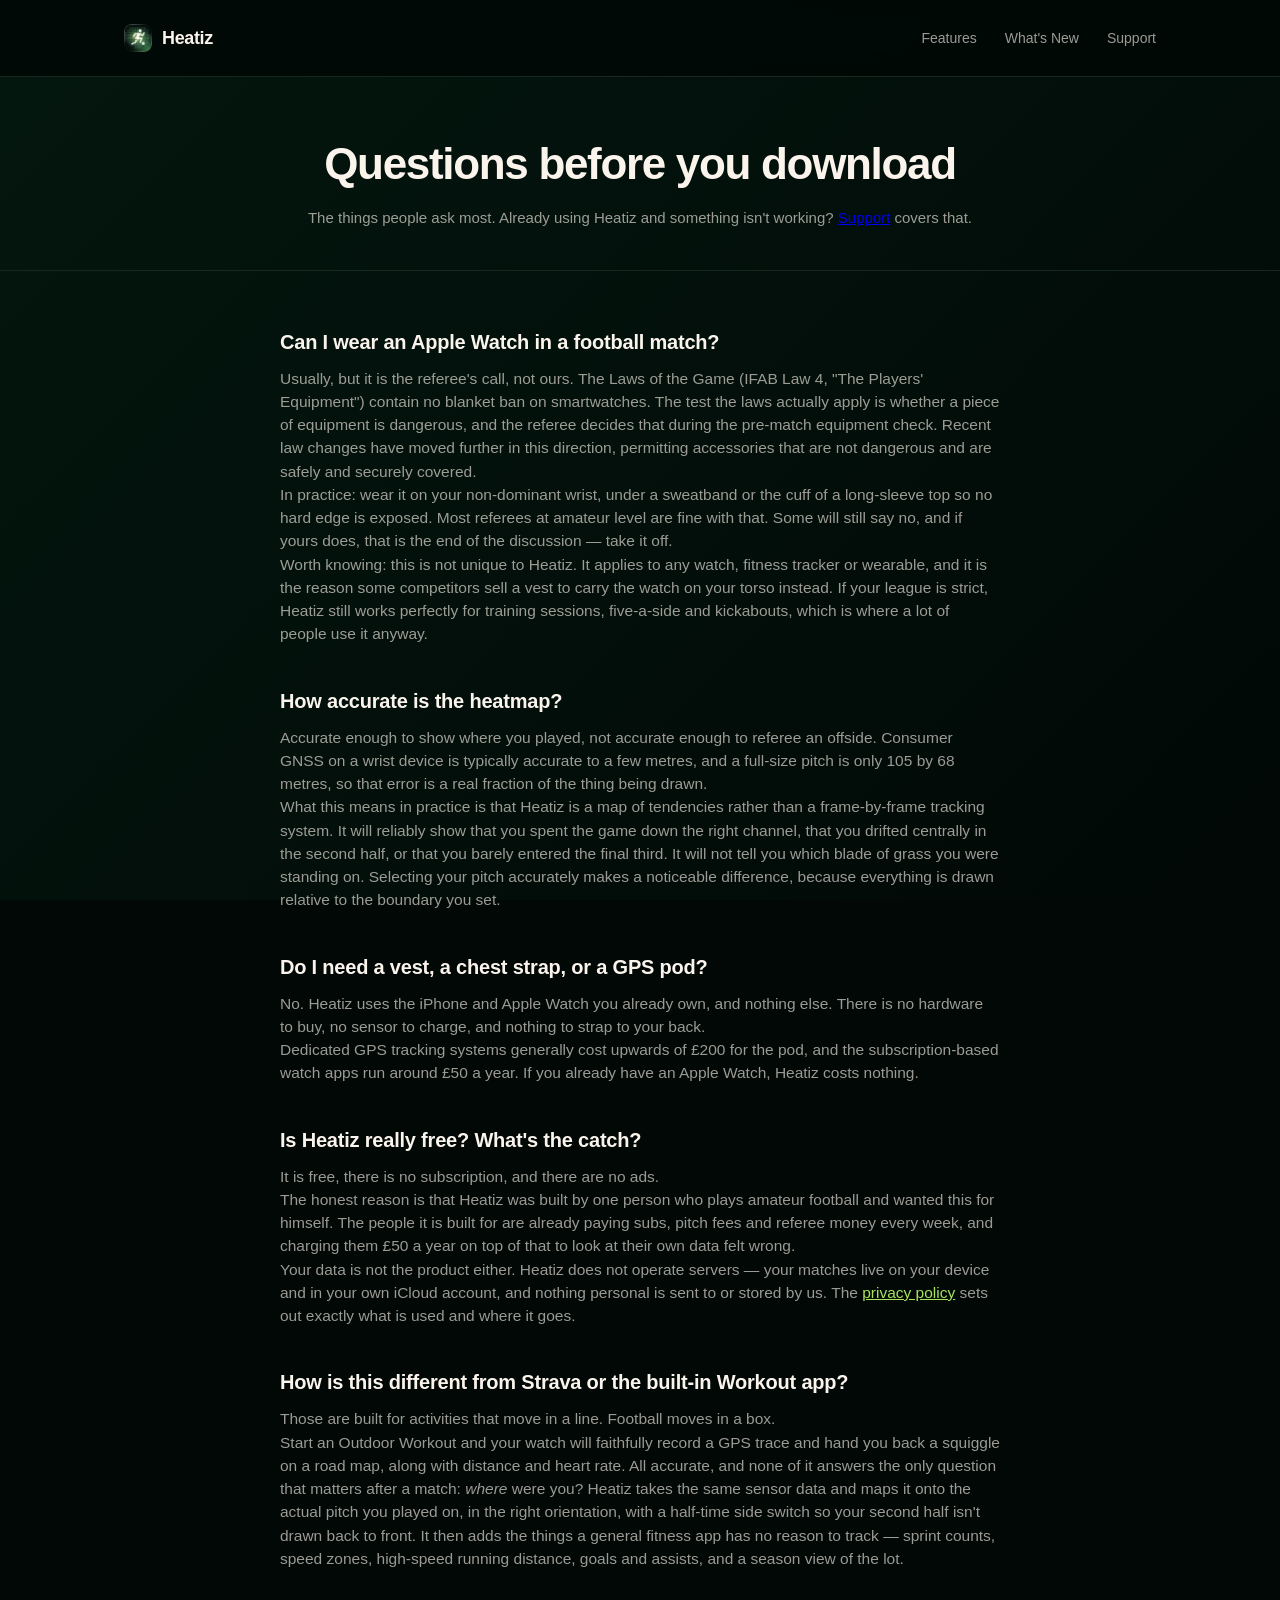
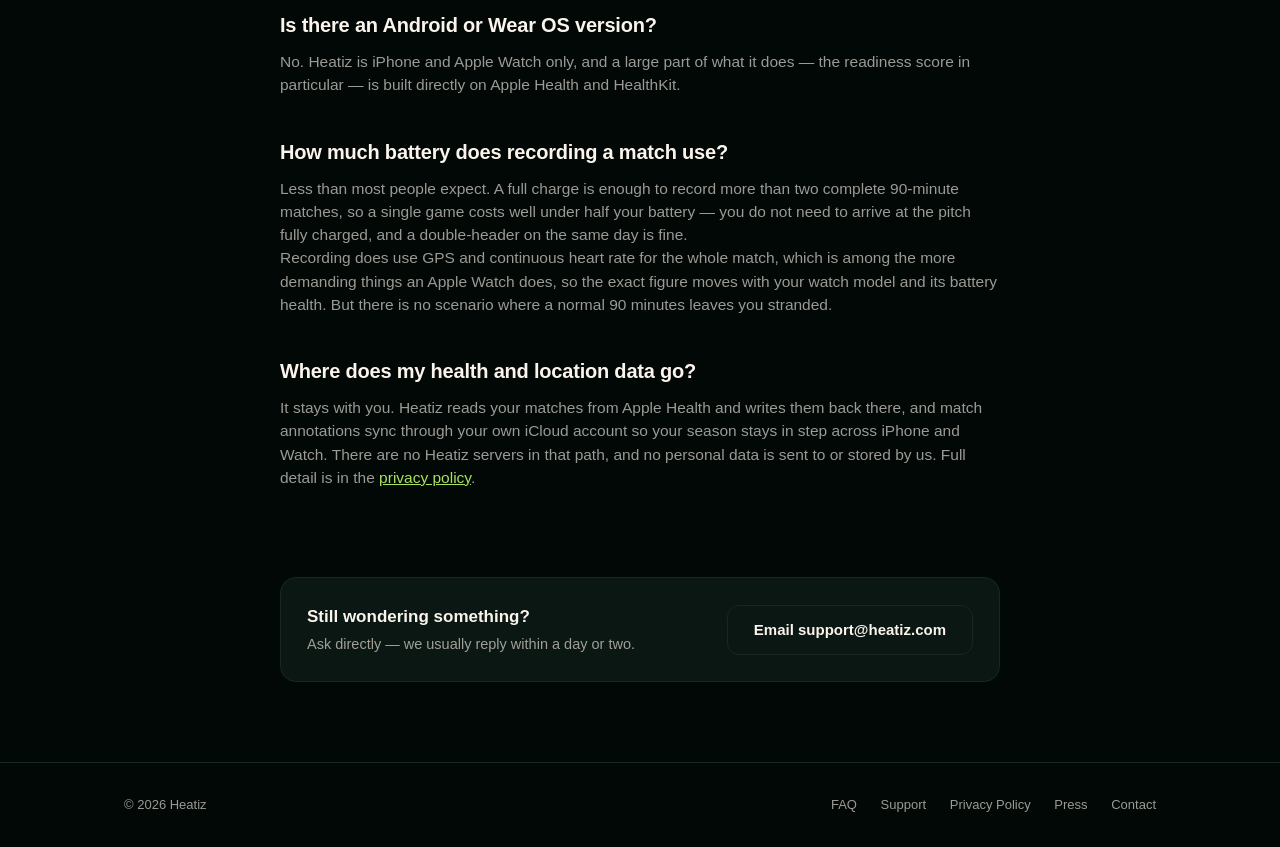
<file: faq/index.html>
<!DOCTYPE html>
<html lang="en">
<head>
<meta charset="UTF-8">
<meta name="viewport" content="width=device-width, initial-scale=1.0">
<title>FAQ — Heatiz</title>
<meta name="description" content="Can you wear a smartwatch in a football match? How accurate is Apple Watch GPS on a pitch? Is Heatiz free? The questions people ask before downloading.">
<link rel="stylesheet" href="../style.css">
<meta property="og:type" content="website">
<meta property="og:title" content="Heatiz FAQ — watch rules, GPS accuracy, and why it's free">
<meta property="og:description" content="Can you wear a smartwatch in a football match? How accurate is Apple Watch GPS on a pitch? Is Heatiz free? The questions people ask before downloading.">
<meta property="og:image" content="https://heatiz.com/assets/social/og-matchday.png">
<meta property="og:image:width" content="1200">
<meta property="og:image:height" content="630">
<meta property="og:url" content="https://heatiz.com/faq">
<meta name="twitter:card" content="summary_large_image">
<meta name="twitter:image" content="https://heatiz.com/assets/social/og-matchday.png">
<!-- Umami Cloud (Hobby plan: free, 100k events/month). Cookieless, no personal data,
     so no cookie banner is needed. Dashboard: cloud.umami.is -->
<script defer src="https://cloud.umami.is/script.js" data-website-id="04ad8094-7ed8-4909-b054-89f2cb302ce2"></script>
</head>
<body>

<header>
  <div class="wrap">
    <a class="logo" href="/">
      <span class="logo-mark"></span>
      Heatiz
    </a>
    <input type="checkbox" id="nav-toggle" class="nav-toggle">
    <label for="nav-toggle" class="nav-toggle-btn" aria-label="Menu">
      <svg viewBox="0 0 24 24" aria-hidden="true"><path fill="currentColor" d="M3 6h18v2H3zm0 5h18v2H3zm0 5h18v2H3z"/></svg>
    </label>
    <nav>
      <a href="/#features">Features</a>
      <a href="/changelog">What's New</a>
      <a href="/appSupport">Support</a>
    </nav>
  </div>
</header>

<main>
  <div class="page-head">
    <div class="wrap">
      <h1>Questions before you download</h1>
      <p>The things people ask most. Already using Heatiz and something isn't working? <a href="/appSupport">Support</a> covers that.</p>
    </div>
  </div>

  <div class="wrap">
    <div class="prose">

      <div class="entry">
        <h2>Can I wear an Apple Watch in a football match?</h2>
        <p>Usually, but it is the referee's call, not ours. The Laws of the Game (IFAB Law 4, "The Players' Equipment") contain no blanket ban on smartwatches. The test the laws actually apply is whether a piece of equipment is dangerous, and the referee decides that during the pre-match equipment check. Recent law changes have moved further in this direction, permitting accessories that are not dangerous and are safely and securely covered.</p>
        <p>In practice: wear it on your non-dominant wrist, under a sweatband or the cuff of a long-sleeve top so no hard edge is exposed. Most referees at amateur level are fine with that. Some will still say no, and if yours does, that is the end of the discussion — take it off.</p>
        <p>Worth knowing: this is not unique to Heatiz. It applies to any watch, fitness tracker or wearable, and it is the reason some competitors sell a vest to carry the watch on your torso instead. If your league is strict, Heatiz still works perfectly for training sessions, five-a-side and kickabouts, which is where a lot of people use it anyway.</p>
      </div>

      <div class="entry">
        <h2>How accurate is the heatmap?</h2>
        <p>Accurate enough to show where you played, not accurate enough to referee an offside. Consumer GNSS on a wrist device is typically accurate to a few metres, and a full-size pitch is only 105 by 68 metres, so that error is a real fraction of the thing being drawn.</p>
        <p>What this means in practice is that Heatiz is a map of tendencies rather than a frame-by-frame tracking system. It will reliably show that you spent the game down the right channel, that you drifted centrally in the second half, or that you barely entered the final third. It will not tell you which blade of grass you were standing on. Selecting your pitch accurately makes a noticeable difference, because everything is drawn relative to the boundary you set.</p>
      </div>

      <div class="entry">
        <h2>Do I need a vest, a chest strap, or a GPS pod?</h2>
        <p>No. Heatiz uses the iPhone and Apple Watch you already own, and nothing else. There is no hardware to buy, no sensor to charge, and nothing to strap to your back.</p>
        <p>Dedicated GPS tracking systems generally cost upwards of £200 for the pod, and the subscription-based watch apps run around £50 a year. If you already have an Apple Watch, Heatiz costs nothing.</p>
      </div>

      <div class="entry">
        <h2>Is Heatiz really free? What's the catch?</h2>
        <p>It is free, there is no subscription, and there are no ads.</p>
        <p>The honest reason is that Heatiz was built by one person who plays amateur football and wanted this for himself. The people it is built for are already paying subs, pitch fees and referee money every week, and charging them £50 a year on top of that to look at their own data felt wrong.</p>
        <p>Your data is not the product either. Heatiz does not operate servers — your matches live on your device and in your own iCloud account, and nothing personal is sent to or stored by us. The <a href="/appPrivacy">privacy policy</a> sets out exactly what is used and where it goes.</p>
        <!-- If you ever introduce paid features, say so here before you do it, and state
             plainly how existing users will be treated. People forgive a stated plan;
             they do not forgive a surprise. -->
      </div>

      <div class="entry">
        <h2>How is this different from Strava or the built-in Workout app?</h2>
        <p>Those are built for activities that move in a line. Football moves in a box.</p>
        <p>Start an Outdoor Workout and your watch will faithfully record a GPS trace and hand you back a squiggle on a road map, along with distance and heart rate. All accurate, and none of it answers the only question that matters after a match: <em>where</em> were you? Heatiz takes the same sensor data and maps it onto the actual pitch you played on, in the right orientation, with a half-time side switch so your second half isn't drawn back to front. It then adds the things a general fitness app has no reason to track — sprint counts, speed zones, high-speed running distance, goals and assists, and a season view of the lot.</p>
      </div>

      <div class="entry">
        <h2>Is there an Android or Wear OS version?</h2>
        <p>No. Heatiz is iPhone and Apple Watch only, and a large part of what it does — the readiness score in particular — is built directly on Apple Health and HealthKit.</p>
        <!-- Replace this with your real position if it changes. Do not write "coming soon"
             unless it genuinely is: on Reddit and HN, "iOS only, I'm one person, Android is a
             rewrite I can't justify yet" earns respect and a vague promise does not. -->
      </div>

      <div class="entry">
        <h2>How much battery does recording a match use?</h2>
        <p>Less than most people expect. A full charge is enough to record more than two complete 90-minute matches, so a single game costs well under half your battery — you do not need to arrive at the pitch fully charged, and a double-header on the same day is fine.</p>
        <p>Recording does use GPS and continuous heart rate for the whole match, which is among the more demanding things an Apple Watch does, so the exact figure moves with your watch model and its battery health. But there is no scenario where a normal 90 minutes leaves you stranded.</p>
      </div>

      <div class="entry">
        <h2>Where does my health and location data go?</h2>
        <p>It stays with you. Heatiz reads your matches from Apple Health and writes them back there, and match annotations sync through your own iCloud account so your season stays in step across iPhone and Watch. There are no Heatiz servers in that path, and no personal data is sent to or stored by us. Full detail is in the <a href="/appPrivacy">privacy policy</a>.</p>
      </div>

    </div>

    <div class="contact-card" style="margin-bottom: 80px;">
      <div>
        <h2>Still wondering something?</h2>
        <p>Ask directly — we usually reply within a day or two.</p>
      </div>
      <a class="btn btn-secondary" href="mailto:support@heatiz.com">Email support@heatiz.com</a>
    </div>
  </div>
</main>

<footer>
  <div class="wrap">
    <span>© 2026 Heatiz</span>
    <div class="links">
      <a href="/faq">FAQ</a>
      <a href="/appSupport">Support</a>
      <a href="/appPrivacy">Privacy Policy</a>
      <a href="/press">Press</a>
      <a href="mailto:support@heatiz.com">Contact</a>
    </div>
  </div>
</footer>

<script type="application/ld+json">
{
  "@context": "https://schema.org",
  "@type": "FAQPage",
  "mainEntity": [
    {
      "@type": "Question",
      "name": "Can I wear an Apple Watch in a football match?",
      "acceptedAnswer": {
        "@type": "Answer",
        "text": "Usually, but it is the referee's call. IFAB Law 4 contains no blanket ban on smartwatches — the test is whether equipment is dangerous, decided by the referee at the pre-match equipment check. Wear it on your non-dominant wrist under a sweatband or sleeve so no hard edge is exposed. Some referees will still say no."
      }
    },
    {
      "@type": "Question",
      "name": "How accurate is the heatmap?",
      "acceptedAnswer": {
        "@type": "Answer",
        "text": "Consumer GNSS on a wrist device is typically accurate to a few metres, and a full-size pitch is 105 by 68 metres. Heatiz is a map of tendencies rather than a frame-by-frame tracking system: it reliably shows which channels you played in and how your positioning changed, not exactly where you stood."
      }
    },
    {
      "@type": "Question",
      "name": "Do I need a vest, a chest strap, or a GPS pod?",
      "acceptedAnswer": {
        "@type": "Answer",
        "text": "No. Heatiz uses the iPhone and Apple Watch you already own. There is no hardware to buy. Dedicated GPS pods generally cost upwards of £200 and subscription watch apps run around £50 a year."
      }
    },
    {
      "@type": "Question",
      "name": "Is Heatiz really free?",
      "acceptedAnswer": {
        "@type": "Answer",
        "text": "Yes — no subscription and no ads. Heatiz does not operate servers: your matches stay on your device and in your own iCloud account, and no personal data is sent to or stored by us."
      }
    },
    {
      "@type": "Question",
      "name": "How is this different from Strava or the built-in Workout app?",
      "acceptedAnswer": {
        "@type": "Answer",
        "text": "Those are built for activities that move in a line; football moves in a box. An Outdoor Workout gives you a GPS squiggle on a road map. Heatiz maps the same data onto the actual pitch in the correct orientation, with a half-time side switch, and adds sprint counts, speed zones, high-speed running, goals and assists, and season trends."
      }
    },
    {
      "@type": "Question",
      "name": "How much battery does recording a match use?",
      "acceptedAnswer": {
        "@type": "Answer",
        "text": "Less than most people expect. A full charge records more than two complete 90-minute matches, so a single game costs well under half the battery. The exact figure varies with watch model and battery health, but a normal 90 minutes will not leave you stranded."
      }
    },
    {
      "@type": "Question",
      "name": "Is there an Android or Wear OS version?",
      "acceptedAnswer": {
        "@type": "Answer",
        "text": "No. Heatiz is iPhone and Apple Watch only, and much of what it does — the readiness score in particular — is built directly on Apple Health and HealthKit."
      }
    }
  ]
}
</script>

<script>
document.querySelectorAll('nav a').forEach(function (a) {
  a.addEventListener('click', function () {
    document.getElementById('nav-toggle').checked = false;
  });
});
</script>
</body>
</html>
</file>
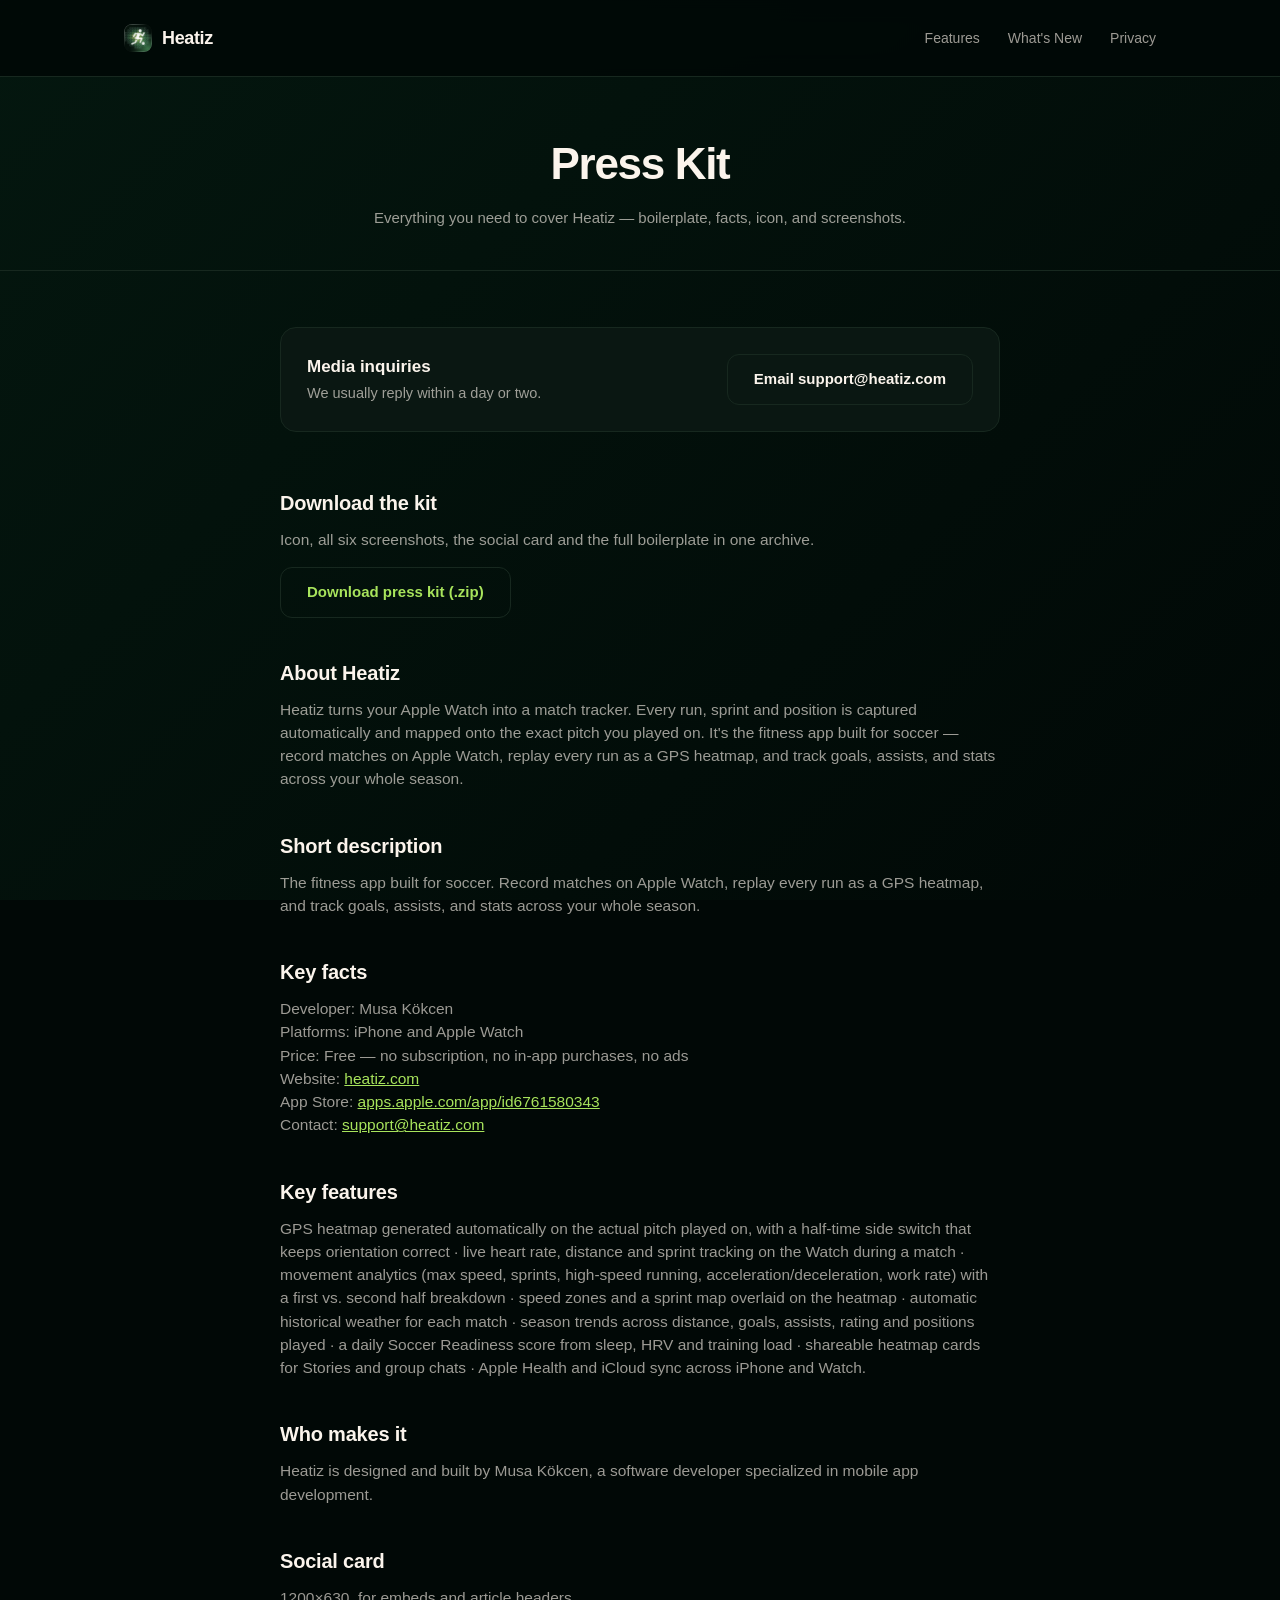
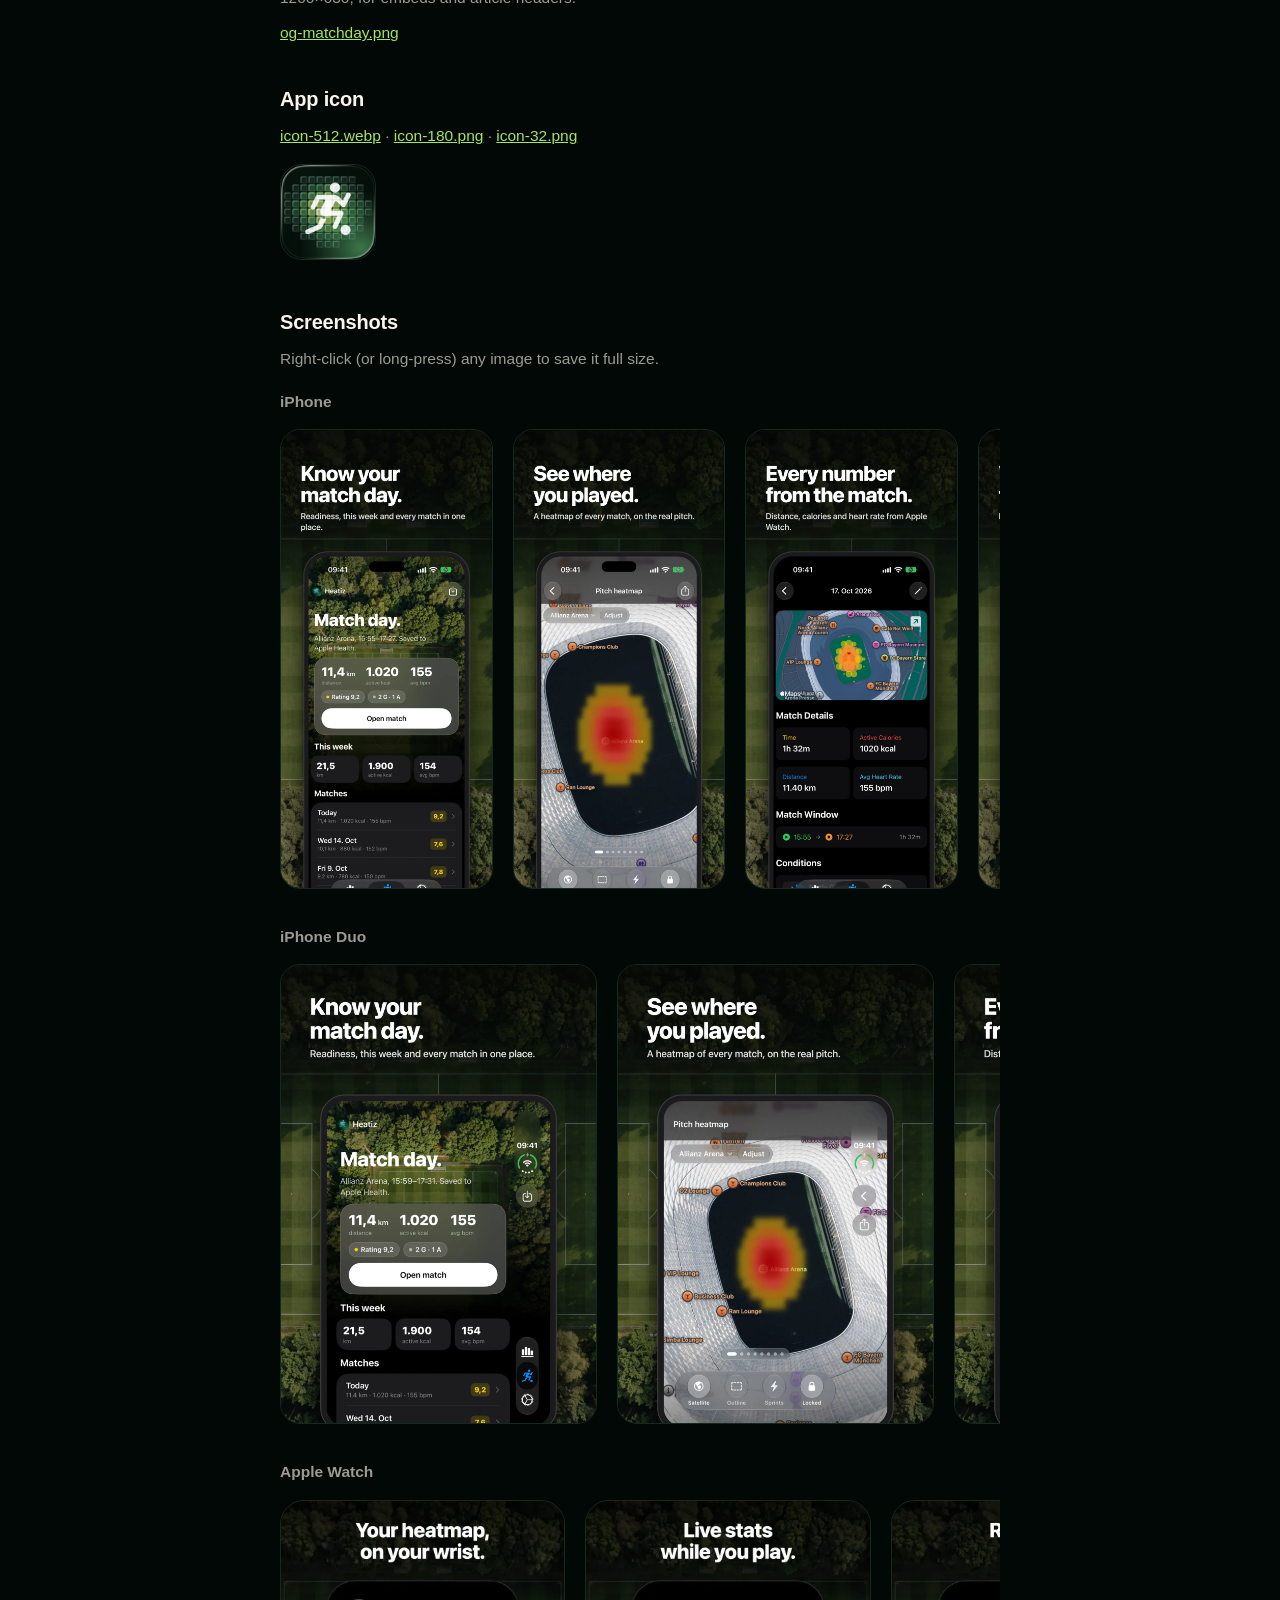
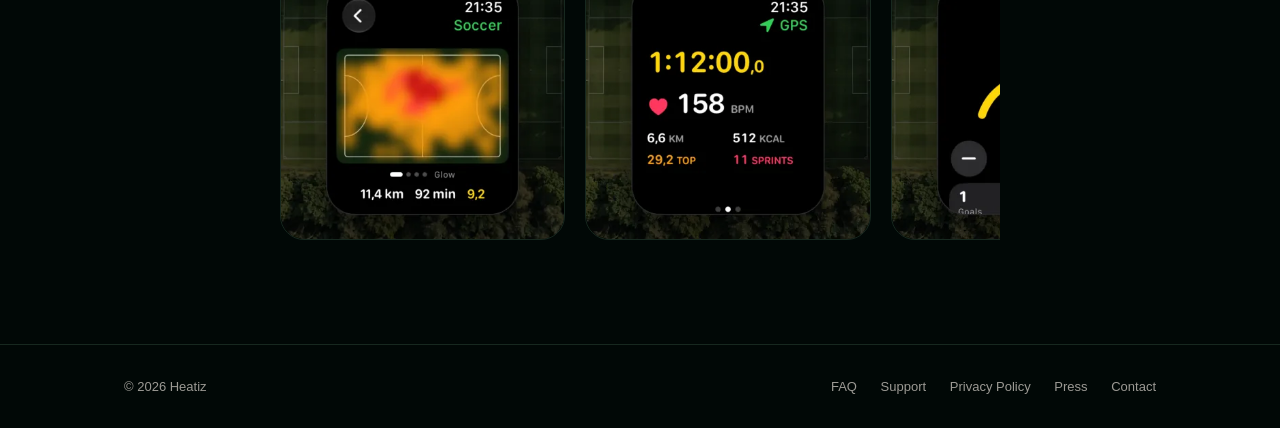
<file: press/index.html>
<!DOCTYPE html>
<html lang="en">
<head>
<meta charset="UTF-8">
<meta name="viewport" content="width=device-width, initial-scale=1.0">
<title>Press Kit — Heatiz</title>
<meta name="description" content="Heatiz press kit: boilerplate, key facts, app icon, and screenshots for press and media.">
<link rel="stylesheet" href="../style.css">
<!-- Umami Cloud (Hobby plan: free, 100k events/month). Cookieless, no personal data,
     so no cookie banner is needed. Dashboard: cloud.umami.is -->
<script defer src="https://cloud.umami.is/script.js" data-website-id="04ad8094-7ed8-4909-b054-89f2cb302ce2"></script>
</head>
<body>

<header>
  <div class="wrap">
    <a class="logo" href="/">
      <span class="logo-mark"></span>
      Heatiz
    </a>
    <input type="checkbox" id="nav-toggle" class="nav-toggle">
    <label for="nav-toggle" class="nav-toggle-btn" aria-label="Menu">
      <svg viewBox="0 0 24 24" aria-hidden="true"><path fill="currentColor" d="M3 6h18v2H3zm0 5h18v2H3zm0 5h18v2H3z"/></svg>
    </label>
    <nav>
      <a href="/#features">Features</a>
      <a href="/changelog">What's New</a>
      <a href="/appPrivacy">Privacy</a>
    </nav>
  </div>
</header>

<main>
  <div class="page-head">
    <div class="wrap">
      <h1>Press Kit</h1>
      <p>Everything you need to cover Heatiz — boilerplate, facts, icon, and screenshots.</p>
    </div>
  </div>

  <div class="wrap">
    <div class="contact-card" style="margin-top: 56px;">
      <div>
        <h2>Media inquiries</h2>
        <p>We usually reply within a day or two.</p>
      </div>
      <a class="btn btn-secondary" href="mailto:support@heatiz.com">Email support@heatiz.com</a>
    </div>

    <div class="prose" style="padding-top: 0;">
      <div class="entry">
        <h2>Download the kit</h2>
        <p>Icon, all six screenshots, the social card and the full boilerplate in one archive.</p>
        <p style="margin-top: 16px;">
          <a class="btn btn-secondary" href="/assets/press/heatiz-press-kit.zip" download>Download press kit (.zip)</a>
        </p>
      </div>

      <div class="entry">
        <h2>About Heatiz</h2>
        <p>Heatiz turns your Apple Watch into a match tracker. Every run, sprint and position is captured automatically and mapped onto the exact pitch you played on. It's the fitness app built for soccer — record matches on Apple Watch, replay every run as a GPS heatmap, and track goals, assists, and stats across your whole season.</p>
      </div>

      <div class="entry">
        <h2>Short description</h2>
        <p>The fitness app built for soccer. Record matches on Apple Watch, replay every run as a GPS heatmap, and track goals, assists, and stats across your whole season.</p>
      </div>

      <div class="entry">
        <h2>Key facts</h2>
        <p>
          Developer: Musa Kökcen<br>
          Platforms: iPhone and Apple Watch<br>
          Price: Free — no subscription, no in-app purchases, no ads<br>
          Website: <a href="https://heatiz.com">heatiz.com</a><br>
          App Store: <a href="https://apps.apple.com/app/id6761580343" target="_blank" rel="noopener">apps.apple.com/app/id6761580343</a><br>
          Contact: <a href="mailto:support@heatiz.com">support@heatiz.com</a>
        </p>
      </div>

      <div class="entry">
        <h2>Key features</h2>
        <p>
          GPS heatmap generated automatically on the actual pitch played on, with a half-time side switch that keeps orientation correct · live heart rate, distance and sprint tracking on the Watch during a match · movement analytics (max speed, sprints, high-speed running, acceleration/deceleration, work rate) with a first vs. second half breakdown · speed zones and a sprint map overlaid on the heatmap · automatic historical weather for each match · season trends across distance, goals, assists, rating and positions played · a daily Soccer Readiness score from sleep, HRV and training load · shareable heatmap cards for Stories and group chats · Apple Health and iCloud sync across iPhone and Watch.
        </p>
      </div>

      <div class="entry">
        <h2>Who makes it</h2>
        <p>Heatiz is designed and built by Musa Kökcen, a software developer specialized in mobile app development.</p>
        <!-- Add one personal sentence here before you pitch any journalist: why you built it,
             what you play, how long it took. "I play Sunday league and my watch kept logging
             matches as an Outdoor Workout" is the line that gets quoted — but it has to come
             from you, so it isn't written for you here. -->
      </div>

      <div class="entry">
        <h2>Social card</h2>
        <p>1200&times;630, for embeds and article headers.</p>
        <p style="margin-top: 12px;"><a href="/assets/social/og-matchday.png">og-matchday.png</a></p>
      </div>

      <div class="entry">
        <h2>App icon</h2>
        <p>
          <a href="/assets/icon/icon-512.webp">icon-512.webp</a> ·
          <a href="/assets/icon/icon-180.png">icon-180.png</a> ·
          <a href="/assets/icon/icon-32.png">icon-32.png</a>
        </p>
        <div style="margin-top: 16px;">
          <img src="/assets/icon/icon-512.webp" alt="Heatiz app icon" style="width: 96px; height: 96px; border-radius: 22px; border: 1px solid var(--border);">
        </div>
      </div>

      <div class="entry">
        <h2>Screenshots</h2>
        <p>Right-click (or long-press) any image to save it full size.</p>
        <p style="margin-top: 20px;"><strong>iPhone</strong></p>
        <div class="showcase-strip" style="margin-top: 12px;">
          <img src="/assets/screenshots/1.1/iphone/season.webp" alt="Know your match day — readiness, this week and every match in one place" loading="lazy">
          <img src="/assets/screenshots/1.1/iphone/heatmap.webp" alt="See where you played — a heatmap of every match, on the real pitch" loading="lazy">
          <img src="/assets/screenshots/1.1/iphone/match.webp" alt="Every number from the match — distance, calories and heart rate from Apple Watch" loading="lazy">
          <img src="/assets/screenshots/1.1/iphone/trends.webp" alt="Watch your form build — distance, rating and calories, match by match" loading="lazy">
          <img src="/assets/screenshots/1.1/iphone/newMatch.webp" alt="Straight from your watch — new matches arrive ready to open" loading="lazy">
          <img src="/assets/screenshots/1.1/iphone/speedTrail.webp" alt="Share your sprints — speed trail, heatmap and stat cards for Stories" loading="lazy">
        </div>
        <p style="margin-top: 20px;"><strong>iPhone Duo</strong></p>
        <div class="showcase-strip" style="margin-top: 12px;">
          <img src="/assets/screenshots/1.1/duo/season.webp" alt="Know your match day on iPhone Duo — readiness, this week and every match in one place" loading="lazy">
          <img src="/assets/screenshots/1.1/duo/heatmap.webp" alt="See where you played on iPhone Duo — a heatmap of every match, on the real pitch" loading="lazy">
          <img src="/assets/screenshots/1.1/duo/match.webp" alt="Every number from the match on iPhone Duo — distance, calories and heart rate from Apple Watch" loading="lazy">
          <img src="/assets/screenshots/1.1/duo/trends.webp" alt="Watch your form build on iPhone Duo — distance, rating and calories, match by match" loading="lazy">
          <img src="/assets/screenshots/1.1/duo/newMatch.webp" alt="Straight from your watch on iPhone Duo — new matches arrive ready to open" loading="lazy">
          <img src="/assets/screenshots/1.1/duo/speedTrail.webp" alt="Share your sprints on iPhone Duo — speed trail, heatmap and stat cards for Stories" loading="lazy">
        </div>
        <p style="margin-top: 20px;"><strong>Apple Watch</strong></p>
        <div class="showcase-strip shots-watch" style="margin-top: 12px;">
          <img src="/assets/screenshots/1.1/watch/heatmap.webp" alt="Your heatmap, on your wrist" loading="lazy">
          <img src="/assets/screenshots/1.1/watch/session.webp" alt="Live stats while you play" loading="lazy">
          <img src="/assets/screenshots/1.1/watch/rating.webp" alt="Rate your match on Apple Watch" loading="lazy">
          <img src="/assets/screenshots/1.1/watch/summary.webp" alt="Match done and saved to Apple Health" loading="lazy">
          <img src="/assets/screenshots/1.1/watch/readiness.webp" alt="Ready for match day? Readiness score on Apple Watch" loading="lazy">
          <img src="/assets/screenshots/1.1/watch/history.webp" alt="Every match on your wrist" loading="lazy">
        </div>
      </div>
    </div>
  </div>
</main>

<footer>
  <div class="wrap">
    <span>© 2026 Heatiz</span>
    <div class="links">
      <a href="/faq">FAQ</a>
      <a href="/appSupport">Support</a>
      <a href="/appPrivacy">Privacy Policy</a>
      <a href="/press">Press</a>
      <a href="mailto:support@heatiz.com">Contact</a>
    </div>
  </div>
</footer>

<script>
document.querySelectorAll('nav a').forEach(function (a) {
  a.addEventListener('click', function () {
    document.getElementById('nav-toggle').checked = false;
  });
});
</script>
</body>
</html>
</file>
<file: style.css>
:root {
  --bg: #010806;
  --bg-elevated: #0a1712;
  --border: #17281f;
  --text: #fbf4ec;
  --text-dim: rgba(251, 244, 236, 0.62);
  --accent: #3fd07a;
  --accent-2: #a8e45c;
  --ember: #0d6b44;
  --crimson: #17a557;
  --orange: #54cb5a;
  --gold: #efffc2;
  --motif: rgba(63, 208, 122, 0.09);
}

* { box-sizing: border-box; margin: 0; padding: 0; }

html { scroll-behavior: smooth; }

body {
  background-color: var(--bg);
  background-image: linear-gradient(135deg, #04170f, var(--bg));
  background-repeat: no-repeat;
  background-size: 100% 100vh;
  color: var(--text);
  font-family: -apple-system, BlinkMacSystemFont, "SF Pro Text", "Segoe UI", Roboto, Helvetica, Arial, sans-serif;
  line-height: 1.5;
  -webkit-font-smoothing: antialiased;
}

.wrap {
  max-width: 1080px;
  margin: 0 auto;
  padding: 0 24px;
}

header {
  padding: 24px 0;
  border-bottom: 1px solid var(--border);
  position: sticky;
  top: 0;
  background: rgba(1, 8, 6, 0.85);
  backdrop-filter: saturate(180%) blur(12px);
  z-index: 10;
}

header .wrap {
  display: flex;
  align-items: center;
  justify-content: space-between;
}

.logo {
  display: flex;
  align-items: center;
  gap: 10px;
  font-weight: 700;
  font-size: 18px;
  letter-spacing: -0.02em;
  text-decoration: none;
  color: var(--text);
}

.logo-mark {
  width: 28px;
  height: 28px;
  border-radius: 8px;
  background: url('/assets/icon/icon-512.webp') center / cover no-repeat;
  display: inline-block;
}

nav {
  display: flex;
  align-items: center;
}

nav a {
  color: var(--text-dim);
  text-decoration: none;
  font-size: 14px;
  margin-left: 28px;
  white-space: nowrap;
}

nav a:hover { color: var(--text); }

.nav-toggle { position: absolute; opacity: 0; pointer-events: none; }

.nav-toggle-btn {
  display: none;
  align-items: center;
  justify-content: center;
  width: 36px;
  height: 36px;
  border-radius: 8px;
  border: 1px solid var(--border);
  cursor: pointer;
  flex-shrink: 0;
}

.nav-toggle-btn svg { width: 18px; height: 18px; color: var(--text); }

.nav-toggle:focus-visible ~ .nav-toggle-btn { outline: 2px solid var(--accent-2); outline-offset: 2px; }

.hero {
  padding: 88px 0 72px;
  text-align: center;
}

.eyebrow {
  display: inline-block;
  font-size: 13px;
  font-weight: 600;
  color: var(--accent-2);
  letter-spacing: 0.04em;
  text-transform: uppercase;
  margin-bottom: 18px;
}

h1 {
  font-size: clamp(36px, 6vw, 60px);
  font-weight: 800;
  letter-spacing: -0.03em;
  line-height: 1.05;
  max-width: 780px;
  margin: 0 auto 20px;
}

h1 span {
  background: linear-gradient(90deg, var(--accent), var(--orange), var(--accent-2));
  -webkit-background-clip: text;
  background-clip: text;
  color: transparent;
}

.subhead {
  font-size: clamp(16px, 2.2vw, 19px);
  color: var(--text-dim);
  max-width: 560px;
  margin: 0 auto 36px;
}

.cta-row {
  display: flex;
  justify-content: center;
  align-items: center;
  gap: 14px;
  flex-wrap: wrap;
}

.btn {
  display: inline-flex;
  align-items: center;
  gap: 8px;
  padding: 13px 26px;
  border-radius: 12px;
  font-weight: 600;
  font-size: 15px;
  text-decoration: none;
  border: 1px solid transparent;
}

.app-store-badge {
  display: inline-flex;
  transition: opacity 0.2s;
}

.app-store-badge:hover { opacity: 0.85; }

.app-store-badge img {
  display: block;
  height: 48px;
  width: auto;
}

.btn-secondary {
  border-color: var(--border);
  color: var(--text);
}

.btn-secondary:hover { border-color: var(--text-dim); }

.hero-shot {
  margin: 64px auto 0;
  max-width: 320px;
  position: relative;
}

.hero-shot::before {
  content: "";
  position: absolute;
  inset: -10%;
  background:
    radial-gradient(circle at 30% 30%, rgba(63, 208, 122, 0.4), transparent 55%),
    radial-gradient(circle at 70% 60%, rgba(168, 228, 92, 0.3), transparent 55%);
  filter: blur(30px);
  z-index: -1;
}

.hero-shot img {
  display: block;
  width: 100%;
  border-radius: 28px;
  box-shadow: 0 30px 60px -20px rgba(0,0,0,0.6);
}

.showcase-strip {
  display: flex;
  gap: 20px;
  overflow-x: auto;
  padding: 4px 4px 16px;
  scroll-snap-type: x proximity;
  -webkit-overflow-scrolling: touch;
}

.showcase-strip img {
  flex: 0 0 auto;
  height: 460px;
  width: auto;
  border-radius: 20px;
  border: 1px solid var(--border);
  scroll-snap-align: start;
}

.showcase-strip::-webkit-scrollbar { height: 8px; }
.showcase-strip::-webkit-scrollbar-thumb { background: var(--border); border-radius: 999px; }

section { padding: 72px 0; }

.section-head {
  text-align: center;
  max-width: 560px;
  margin: 0 auto 48px;
}

.section-head h2 {
  font-size: clamp(28px, 4vw, 36px);
  letter-spacing: -0.02em;
  margin-bottom: 12px;
}

.section-head p { color: var(--text-dim); font-size: 16px; }

.features {
  display: grid;
  grid-template-columns: repeat(auto-fit, minmax(260px, 1fr));
  gap: 20px;
}

.feature-card {
  background: var(--bg-elevated);
  border: 1px solid var(--border);
  border-radius: 16px;
  padding: 26px;
}

.feature-card .icon {
  width: 40px;
  height: 40px;
  border-radius: 10px;
  background: linear-gradient(135deg, rgba(63,208,122,0.22), rgba(168,228,92,0.22));
  display: flex;
  align-items: center;
  justify-content: center;
  font-size: 20px;
  margin-bottom: 16px;
}

.feature-card h3 {
  font-size: 17px;
  margin-bottom: 8px;
  letter-spacing: -0.01em;
}

.feature-card p {
  font-size: 14.5px;
  color: var(--text-dim);
}

.divider { border-top: 1px solid var(--border); }

.cta-band {
  text-align: center;
  padding: 88px 0;
}

.cta-band h2 {
  font-size: clamp(26px, 4vw, 34px);
  letter-spacing: -0.02em;
  margin-bottom: 14px;
}

.cta-band p {
  color: var(--text-dim);
  margin-bottom: 32px;
}

footer {
  border-top: 1px solid var(--border);
  padding: 32px 0;
}

footer .wrap {
  display: flex;
  align-items: center;
  justify-content: space-between;
  flex-wrap: wrap;
  gap: 12px;
}

footer, footer a { color: var(--text-dim); font-size: 13px; text-decoration: none; }
footer a:hover { color: var(--text); }
footer .links a { margin-left: 20px; }

/* Prose pages: privacy, support */
.page-head {
  padding: 64px 0 40px;
  text-align: center;
  border-bottom: 1px solid var(--border);
}

.page-head h1 {
  font-size: clamp(30px, 5vw, 44px);
}

.page-head p { color: var(--text-dim); font-size: 15px; }

.prose {
  max-width: 720px;
  margin: 0 auto;
  padding: 56px 0 88px;
}

.prose .entry {
  margin-bottom: 40px;
}

.prose .entry:last-child { margin-bottom: 0; }

.prose h2 {
  font-size: 20px;
  letter-spacing: -0.01em;
  margin-bottom: 10px;
}

.prose .entry-meta {
  font-weight: 400;
  font-size: 14px;
  color: var(--text-dim);
}

.prose p {
  color: var(--text-dim);
  font-size: 15.5px;
}

.prose ul {
  color: var(--text-dim);
  font-size: 15.5px;
  margin: 10px 0 0;
  padding-left: 20px;
}

.prose li { margin-bottom: 6px; }

.prose li:last-child { margin-bottom: 0; }

.prose a { color: var(--accent-2); }

.contact-card {
  max-width: 720px;
  margin: 0 auto 56px;
  background: var(--bg-elevated);
  border: 1px solid var(--border);
  border-radius: 16px;
  padding: 26px;
  display: flex;
  align-items: center;
  justify-content: space-between;
  flex-wrap: wrap;
  gap: 16px;
}

.contact-card p { color: var(--text-dim); font-size: 14.5px; }
.contact-card h2 { font-size: 17px; margin-bottom: 4px; }

@media (max-width: 720px) {
  .nav-toggle-btn { display: inline-flex; }
  header .wrap { flex-wrap: wrap; row-gap: 12px; }
  nav {
    display: none;
    width: 100%;
    flex-direction: column;
    align-items: stretch;
  }
  nav a {
    margin-left: 0;
    padding: 14px 4px;
    border-top: 1px solid var(--border);
    font-size: 15px;
  }
  .nav-toggle:checked ~ nav { display: flex; }
}

@media (max-width: 600px) {
  footer .links a:first-child { margin-left: 0; }
  .contact-card { flex-direction: column; align-items: flex-start; }
  .showcase-strip img { height: 340px; }
}

/* Showcase device switcher (CSS-only) */
.device-tabs {
  display: flex;
  justify-content: center;
  gap: 4px;
  width: fit-content;
  margin: 0 auto 32px;
  padding: 4px;
  border: 1px solid var(--border);
  border-radius: 999px;
  background: var(--bg-elevated);
}

.device-tabs input { position: absolute; opacity: 0; pointer-events: none; }

.device-tabs label {
  padding: 8px 18px;
  border-radius: 999px;
  font-size: 14px;
  font-weight: 600;
  color: var(--text-dim);
  cursor: pointer;
  white-space: nowrap;
}

.device-tabs label:hover { color: var(--text); }
.device-tabs input:checked + label { background: var(--accent); color: var(--bg); }
.device-tabs input:focus-visible + label { outline: 2px solid var(--accent-2); outline-offset: 2px; }

.showcase-panels .showcase-strip { display: none; }
.device-tabs:has(#dev-iphone:checked) + .showcase-panels .shots-phone,
.device-tabs:has(#dev-duo:checked) + .showcase-panels .shots-duo,
.device-tabs:has(#dev-watch:checked) + .showcase-panels .shots-watch { display: flex; }

.showcase-strip.shots-watch img { height: 340px; border-radius: 24px; }

@media (max-width: 600px) {
  .device-tabs label { padding: 8px 12px; font-size: 13px; }
  .showcase-strip.shots-watch img { height: 260px; }
}
</file>
